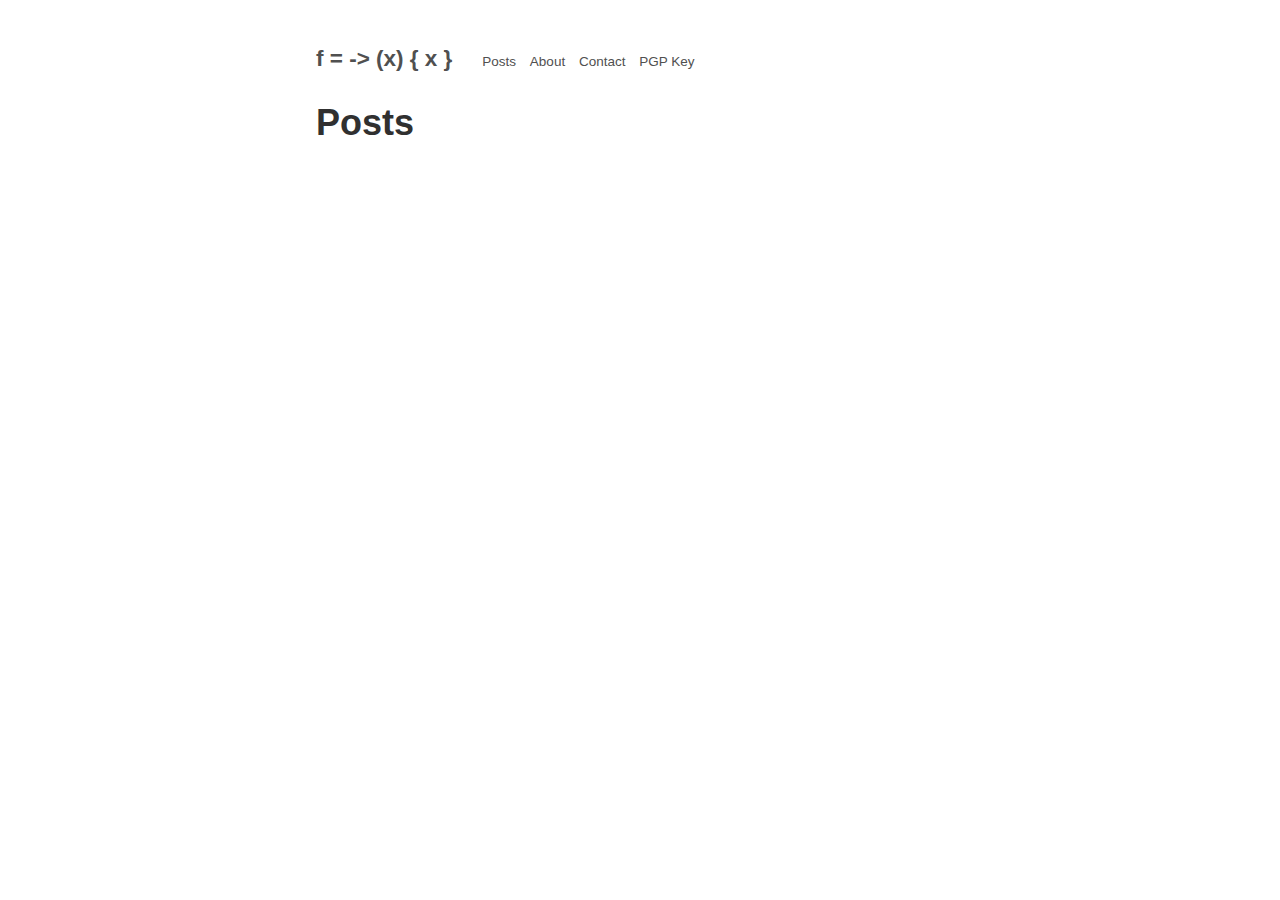
<file: index.html>
<?xml version="1.0" encoding="UTF-8" ?>
<!DOCTYPE html PUBLIC "-//W3C//DTD XHTML 1.0 Strict//EN" "http://www.w3.org/TR/xhtml1/DTD/xhtml1-strict.dtd">
<html xmlns="http://www.w3.org/1999/xhtml" xml:lang="en" lang="en">
    <head>
        <meta http-equiv="Content-Type" content="text/html; charset=UTF-8" />
        <meta name="viewport" content="width=device-width, initial-scale=1">
        <title>Posts &middot Tim Habermaas</title>
        <link rel="stylesheet" type="text/css" href="./css/site.css" />
        <link rel="stylesheet" type="text/css" href="./css/syntax.css" />
    </head>
    <body>
      <div class="container content">
        <header class="masthead masthead-title">
          <h3>
            <a href="./">f = -> (x) { x }</a>
          </h3>
          &nbsp;&nbsp;&nbsp;&nbsp;
          <small>
            <a href="./">Posts</a>
          </small>
          &nbsp;
          <small>
            <a href="./about.html">About</a>
          </small>
          &nbsp;
          <small>
            <a href="./contact.html">Contact</a>
          </small>
          &nbsp;
          <small>
            <a href="./pgp.html">PGP Key</a>
          </small>
        </header>
        <main>
          <div class="posts">
            <article class="post">
              <h1 class="post-title">
                Posts
              </h1>

              <ul>
    
</ul>


            </article>
          </div>
        </main>
      </div>
    </body>
</html>
</file>
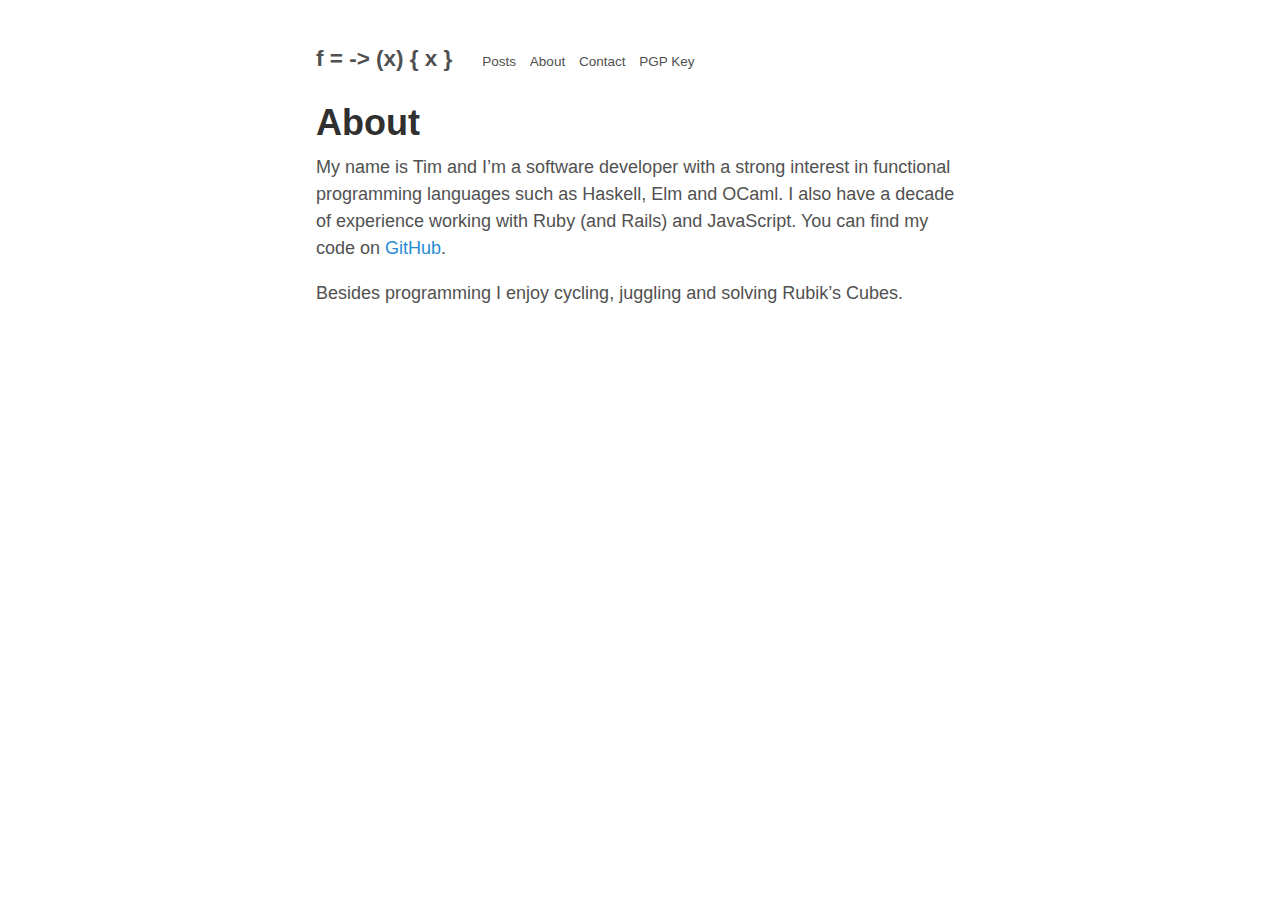
<file: about.html>
<?xml version="1.0" encoding="UTF-8" ?>
<!DOCTYPE html PUBLIC "-//W3C//DTD XHTML 1.0 Strict//EN" "http://www.w3.org/TR/xhtml1/DTD/xhtml1-strict.dtd">
<html xmlns="http://www.w3.org/1999/xhtml" xml:lang="en" lang="en">
    <head>
        <meta http-equiv="Content-Type" content="text/html; charset=UTF-8" />
        <meta name="viewport" content="width=device-width, initial-scale=1">
        <title>About &middot Tim Habermaas</title>
        <link rel="stylesheet" type="text/css" href="./css/site.css" />
        <link rel="stylesheet" type="text/css" href="./css/syntax.css" />
    </head>
    <body>
      <div class="container content">
        <header class="masthead masthead-title">
          <h3>
            <a href="./">f = -> (x) { x }</a>
          </h3>
          &nbsp;&nbsp;&nbsp;&nbsp;
          <small>
            <a href="./">Posts</a>
          </small>
          &nbsp;
          <small>
            <a href="./about.html">About</a>
          </small>
          &nbsp;
          <small>
            <a href="./contact.html">Contact</a>
          </small>
          &nbsp;
          <small>
            <a href="./pgp.html">PGP Key</a>
          </small>
        </header>
        <main>
          <div class="posts">
            <article class="post">
              <h1 class="post-title">
                About
              </h1>

              <p>My name is Tim and I’m a software developer with a strong interest in functional programming languages such as Haskell, Elm and OCaml. I also have a decade of experience working with Ruby (and Rails) and JavaScript. You can find my code on <a href="https://github.com/timhabermaas">GitHub</a>.</p>
<p>Besides programming I enjoy cycling, juggling and solving Rubik’s Cubes.</p>
            </article>
          </div>
        </main>
      </div>
    </body>
</html>
</file>
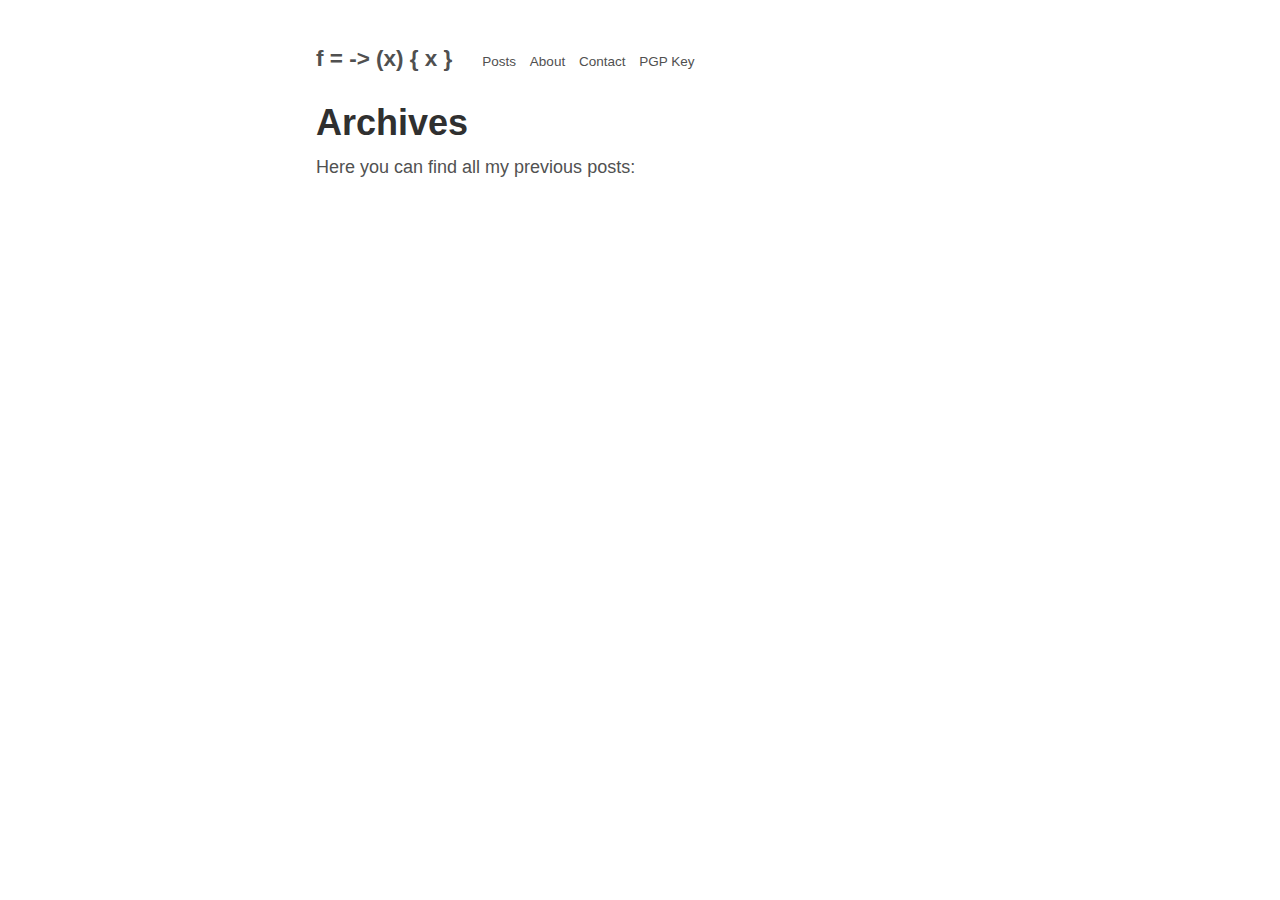
<file: archive.html>
<?xml version="1.0" encoding="UTF-8" ?>
<!DOCTYPE html PUBLIC "-//W3C//DTD XHTML 1.0 Strict//EN" "http://www.w3.org/TR/xhtml1/DTD/xhtml1-strict.dtd">
<html xmlns="http://www.w3.org/1999/xhtml" xml:lang="en" lang="en">
    <head>
        <meta http-equiv="Content-Type" content="text/html; charset=UTF-8" />
        <meta name="viewport" content="width=device-width, initial-scale=1">
        <title>Archives &middot Tim Habermaas</title>
        <link rel="stylesheet" type="text/css" href="./css/site.css" />
        <link rel="stylesheet" type="text/css" href="./css/syntax.css" />
    </head>
    <body>
      <div class="container content">
        <header class="masthead masthead-title">
          <h3>
            <a href="./">f = -> (x) { x }</a>
          </h3>
          &nbsp;&nbsp;&nbsp;&nbsp;
          <small>
            <a href="./">Posts</a>
          </small>
          &nbsp;
          <small>
            <a href="./about.html">About</a>
          </small>
          &nbsp;
          <small>
            <a href="./contact.html">Contact</a>
          </small>
          &nbsp;
          <small>
            <a href="./pgp.html">PGP Key</a>
          </small>
        </header>
        <main>
          <div class="posts">
            <article class="post">
              <h1 class="post-title">
                Archives
              </h1>

              Here you can find all my previous posts:
<ul>
    
</ul>


            </article>
          </div>
        </main>
      </div>
    </body>
</html>
</file>
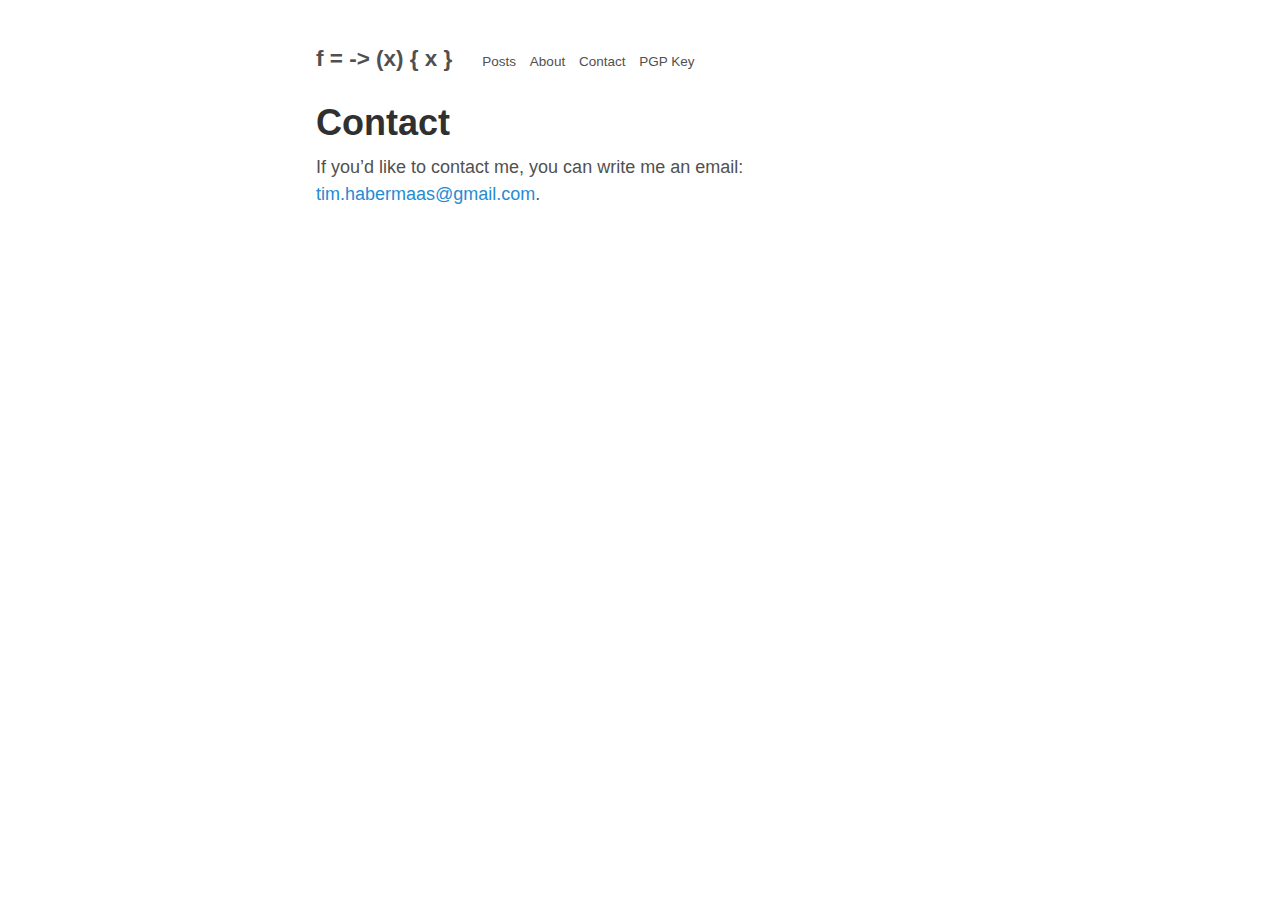
<file: contact.html>
<?xml version="1.0" encoding="UTF-8" ?>
<!DOCTYPE html PUBLIC "-//W3C//DTD XHTML 1.0 Strict//EN" "http://www.w3.org/TR/xhtml1/DTD/xhtml1-strict.dtd">
<html xmlns="http://www.w3.org/1999/xhtml" xml:lang="en" lang="en">
    <head>
        <meta http-equiv="Content-Type" content="text/html; charset=UTF-8" />
        <meta name="viewport" content="width=device-width, initial-scale=1">
        <title>Contact &middot Tim Habermaas</title>
        <link rel="stylesheet" type="text/css" href="./css/site.css" />
        <link rel="stylesheet" type="text/css" href="./css/syntax.css" />
    </head>
    <body>
      <div class="container content">
        <header class="masthead masthead-title">
          <h3>
            <a href="./">f = -> (x) { x }</a>
          </h3>
          &nbsp;&nbsp;&nbsp;&nbsp;
          <small>
            <a href="./">Posts</a>
          </small>
          &nbsp;
          <small>
            <a href="./about.html">About</a>
          </small>
          &nbsp;
          <small>
            <a href="./contact.html">Contact</a>
          </small>
          &nbsp;
          <small>
            <a href="./pgp.html">PGP Key</a>
          </small>
        </header>
        <main>
          <div class="posts">
            <article class="post">
              <h1 class="post-title">
                Contact
              </h1>

              <p>If you’d like to contact me, you can write me an email: <a href="mailto:
tim.habermaas@gmail.com"> tim.habermaas@gmail.com</a>.</p>
            </article>
          </div>
        </main>
      </div>
    </body>
</html>
</file>
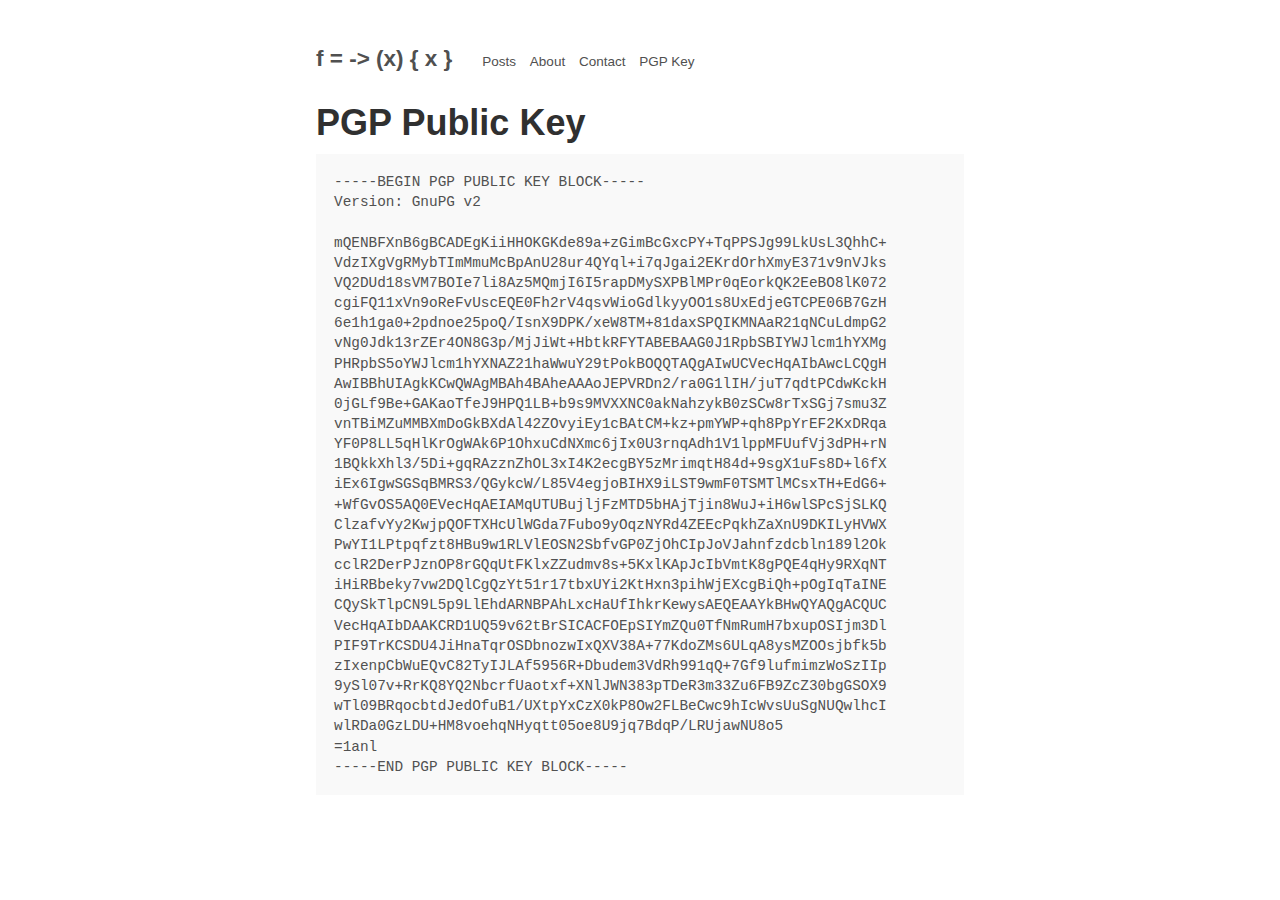
<file: pgp.html>
<?xml version="1.0" encoding="UTF-8" ?>
<!DOCTYPE html PUBLIC "-//W3C//DTD XHTML 1.0 Strict//EN" "http://www.w3.org/TR/xhtml1/DTD/xhtml1-strict.dtd">
<html xmlns="http://www.w3.org/1999/xhtml" xml:lang="en" lang="en">
    <head>
        <meta http-equiv="Content-Type" content="text/html; charset=UTF-8" />
        <meta name="viewport" content="width=device-width, initial-scale=1">
        <title>PGP Public Key &middot Tim Habermaas</title>
        <link rel="stylesheet" type="text/css" href="./css/site.css" />
        <link rel="stylesheet" type="text/css" href="./css/syntax.css" />
    </head>
    <body>
      <div class="container content">
        <header class="masthead masthead-title">
          <h3>
            <a href="./">f = -> (x) { x }</a>
          </h3>
          &nbsp;&nbsp;&nbsp;&nbsp;
          <small>
            <a href="./">Posts</a>
          </small>
          &nbsp;
          <small>
            <a href="./about.html">About</a>
          </small>
          &nbsp;
          <small>
            <a href="./contact.html">Contact</a>
          </small>
          &nbsp;
          <small>
            <a href="./pgp.html">PGP Key</a>
          </small>
        </header>
        <main>
          <div class="posts">
            <article class="post">
              <h1 class="post-title">
                PGP Public Key
              </h1>

              <pre><code>-----BEGIN PGP PUBLIC KEY BLOCK-----
Version: GnuPG v2

mQENBFXnB6gBCADEgKiiHHOKGKde89a+zGimBcGxcPY+TqPPSJg99LkUsL3QhhC+
VdzIXgVgRMybTImMmuMcBpAnU28ur4QYql+i7qJgai2EKrdOrhXmyE371v9nVJks
VQ2DUd18sVM7BOIe7li8Az5MQmjI6I5rapDMySXPBlMPr0qEorkQK2EeBO8lK072
cgiFQ11xVn9oReFvUscEQE0Fh2rV4qsvWioGdlkyyOO1s8UxEdjeGTCPE06B7GzH
6e1h1ga0+2pdnoe25poQ/IsnX9DPK/xeW8TM+81daxSPQIKMNAaR21qNCuLdmpG2
vNg0Jdk13rZEr4ON8G3p/MjJiWt+HbtkRFYTABEBAAG0J1RpbSBIYWJlcm1hYXMg
PHRpbS5oYWJlcm1hYXNAZ21haWwuY29tPokBOQQTAQgAIwUCVecHqAIbAwcLCQgH
AwIBBhUIAgkKCwQWAgMBAh4BAheAAAoJEPVRDn2/ra0G1lIH/juT7qdtPCdwKckH
0jGLf9Be+GAKaoTfeJ9HPQ1LB+b9s9MVXXNC0akNahzykB0zSCw8rTxSGj7smu3Z
vnTBiMZuMMBXmDoGkBXdAl42ZOvyiEy1cBAtCM+kz+pmYWP+qh8PpYrEF2KxDRqa
YF0P8LL5qHlKrOgWAk6P1OhxuCdNXmc6jIx0U3rnqAdh1V1lppMFUufVj3dPH+rN
1BQkkXhl3/5Di+gqRAzznZhOL3xI4K2ecgBY5zMrimqtH84d+9sgX1uFs8D+l6fX
iEx6IgwSGSqBMRS3/QGykcW/L85V4egjoBIHX9iLST9wmF0TSMTlMCsxTH+EdG6+
+WfGvOS5AQ0EVecHqAEIAMqUTUBujljFzMTD5bHAjTjin8WuJ+iH6wlSPcSjSLKQ
ClzafvYy2KwjpQOFTXHcUlWGda7Fubo9yOqzNYRd4ZEEcPqkhZaXnU9DKILyHVWX
PwYI1LPtpqfzt8HBu9w1RLVlEOSN2SbfvGP0ZjOhCIpJoVJahnfzdcbln189l2Ok
cclR2DerPJznOP8rGQqUtFKlxZZudmv8s+5KxlKApJcIbVmtK8gPQE4qHy9RXqNT
iHiRBbeky7vw2DQlCgQzYt51r17tbxUYi2KtHxn3pihWjEXcgBiQh+pOgIqTaINE
CQySkTlpCN9L5p9LlEhdARNBPAhLxcHaUfIhkrKewysAEQEAAYkBHwQYAQgACQUC
VecHqAIbDAAKCRD1UQ59v62tBrSICACFOEpSIYmZQu0TfNmRumH7bxupOSIjm3Dl
PIF9TrKCSDU4JiHnaTqrOSDbnozwIxQXV38A+77KdoZMs6ULqA8ysMZOOsjbfk5b
zIxenpCbWuEQvC82TyIJLAf5956R+Dbudem3VdRh991qQ+7Gf9lufmimzWoSzIIp
9ySl07v+RrKQ8YQ2NbcrfUaotxf+XNlJWN383pTDeR3m33Zu6FB9ZcZ30bgGSOX9
wTl09BRqocbtdJedOfuB1/UXtpYxCzX0kP8Ow2FLBeCwc9hIcWvsUuSgNUQwlhcI
wlRDa0GzLDU+HM8voehqNHyqtt05oe8U9jq7BdqP/LRUjawNU8o5
=1anl
-----END PGP PUBLIC KEY BLOCK-----</code></pre>
            </article>
          </div>
        </main>
      </div>
    </body>
</html>
</file>
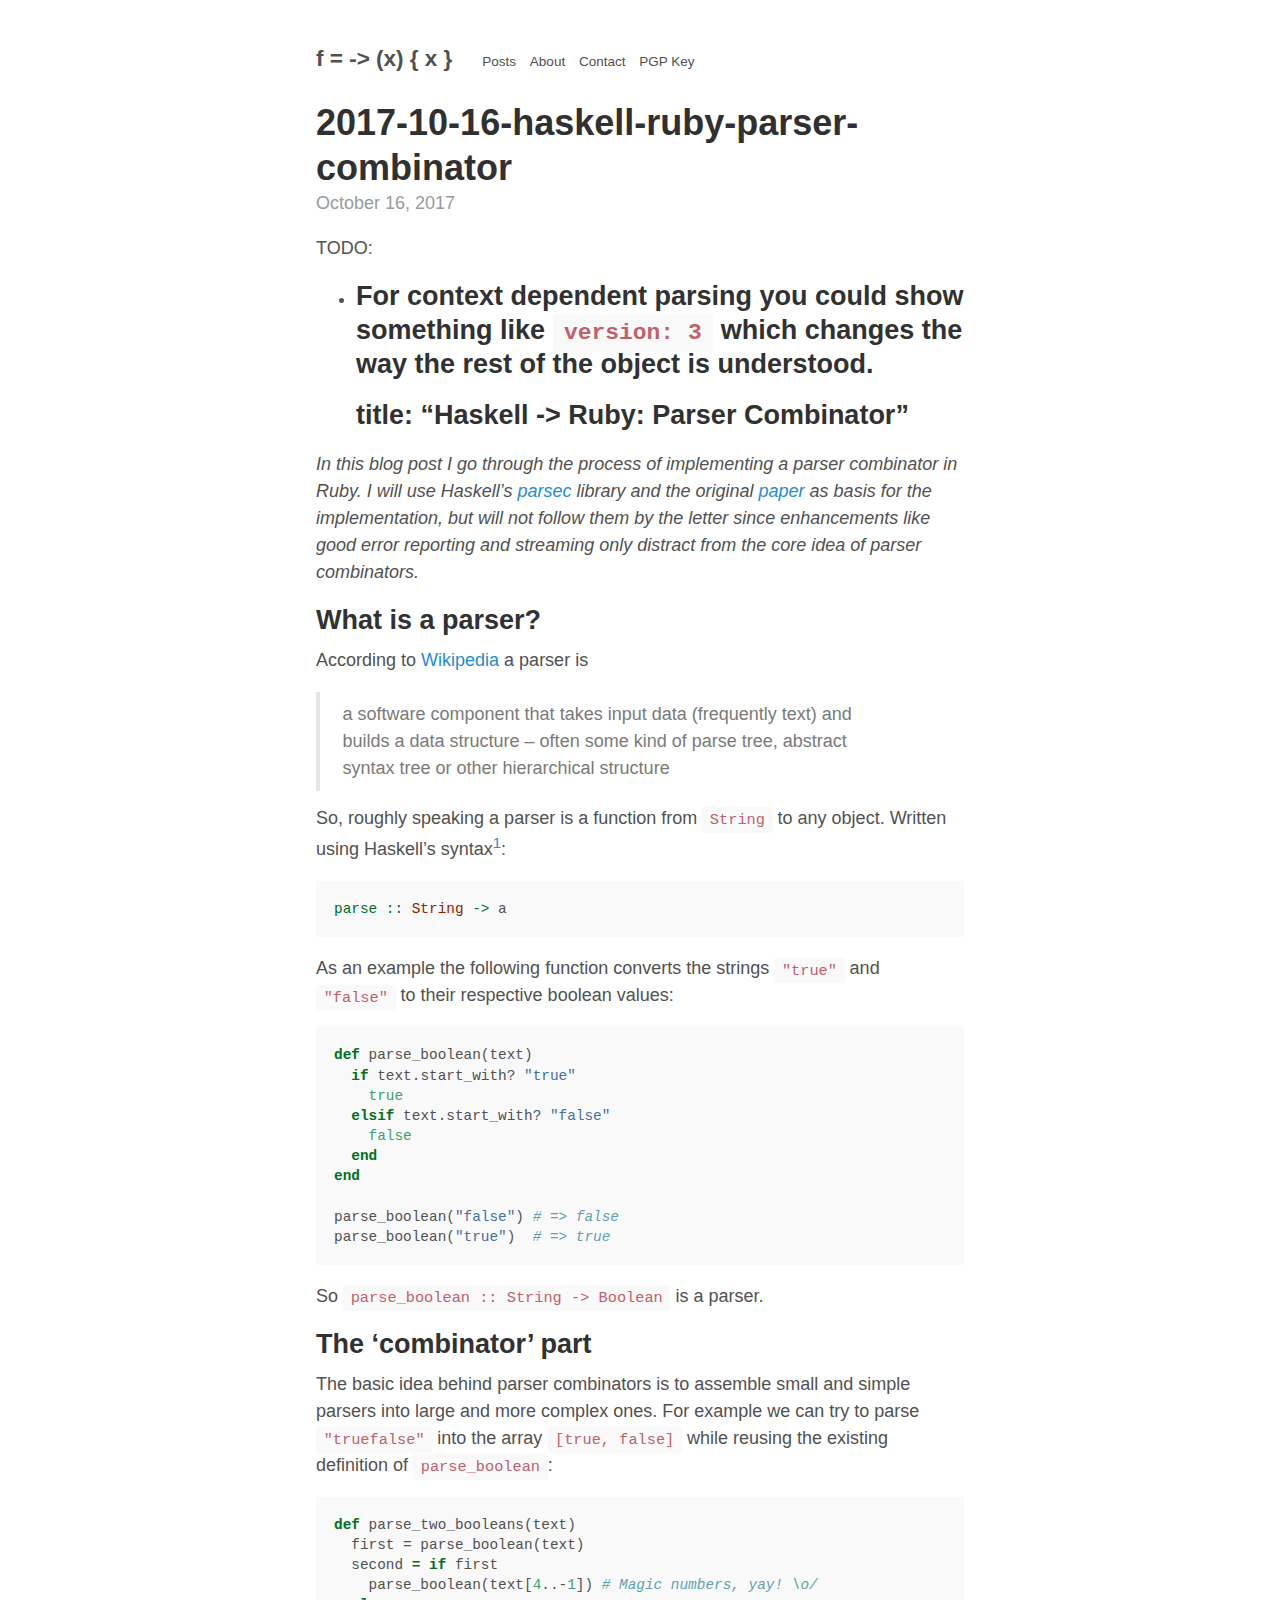
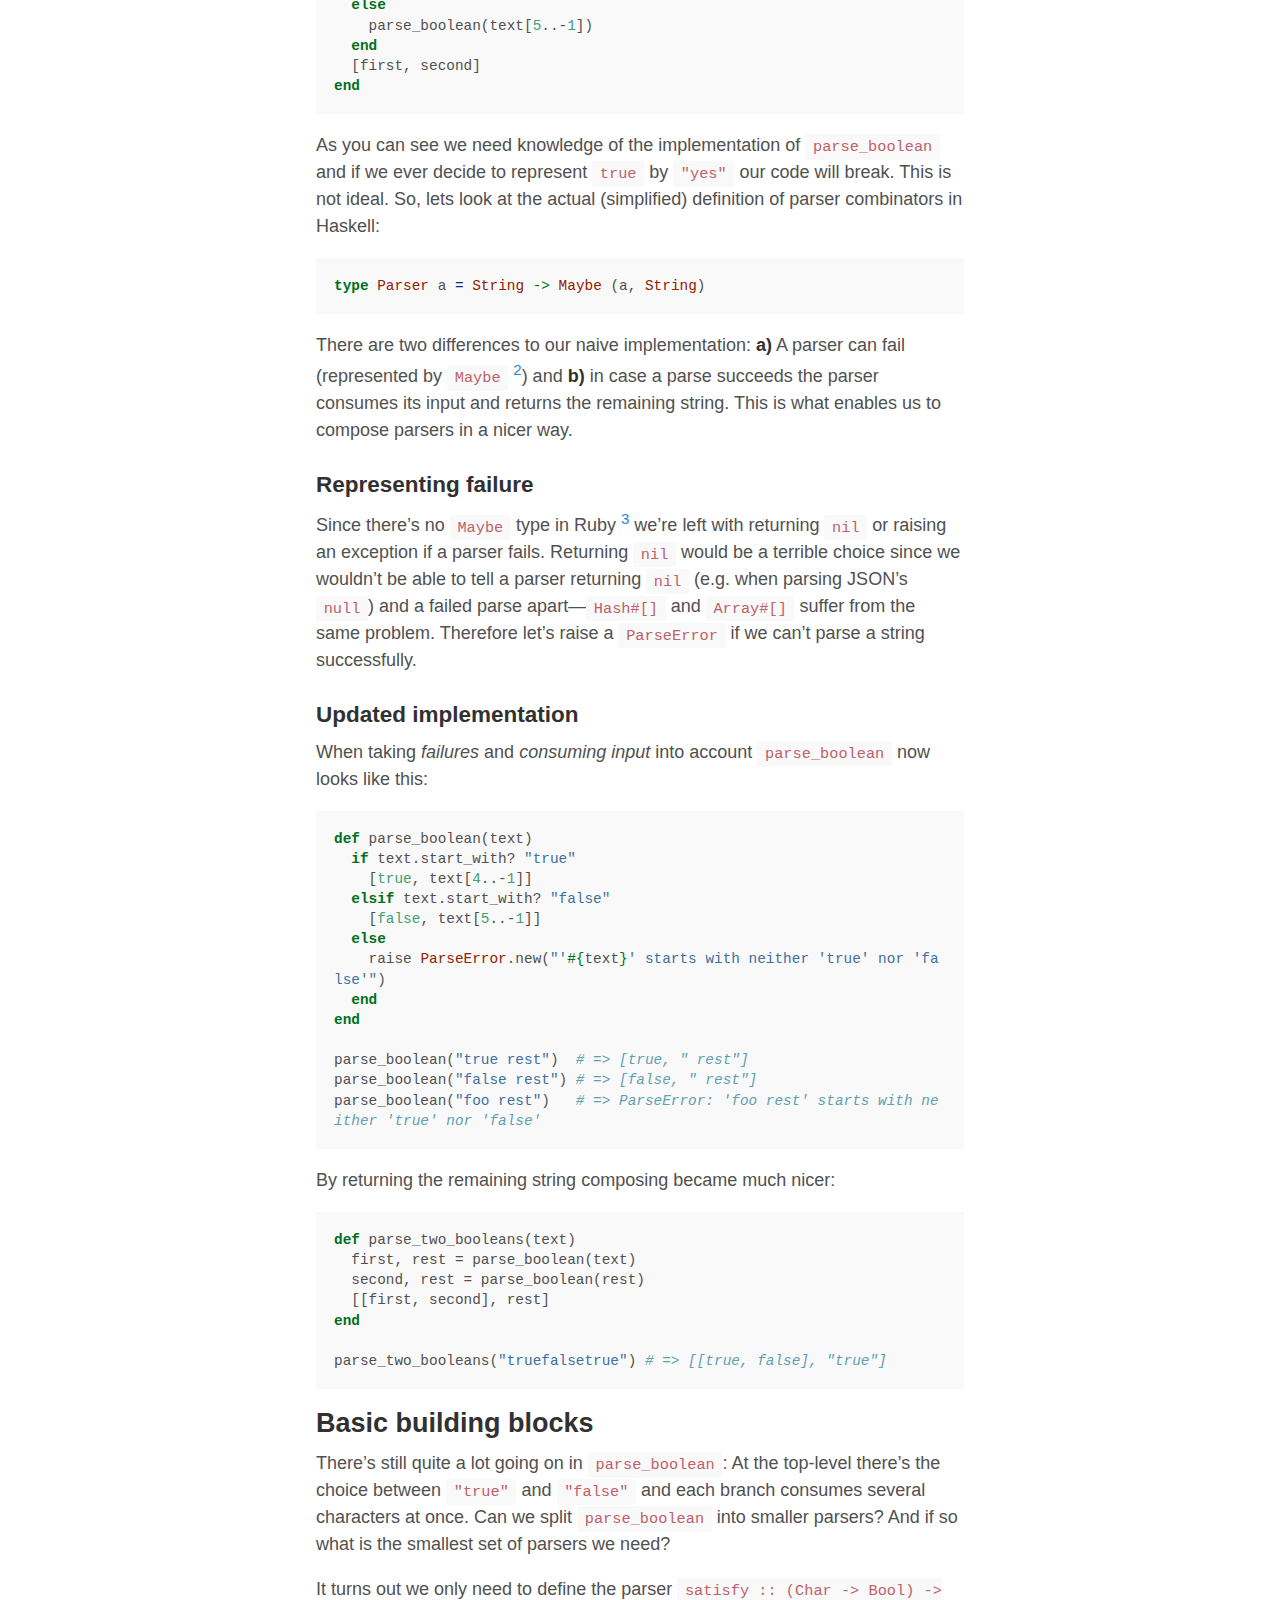
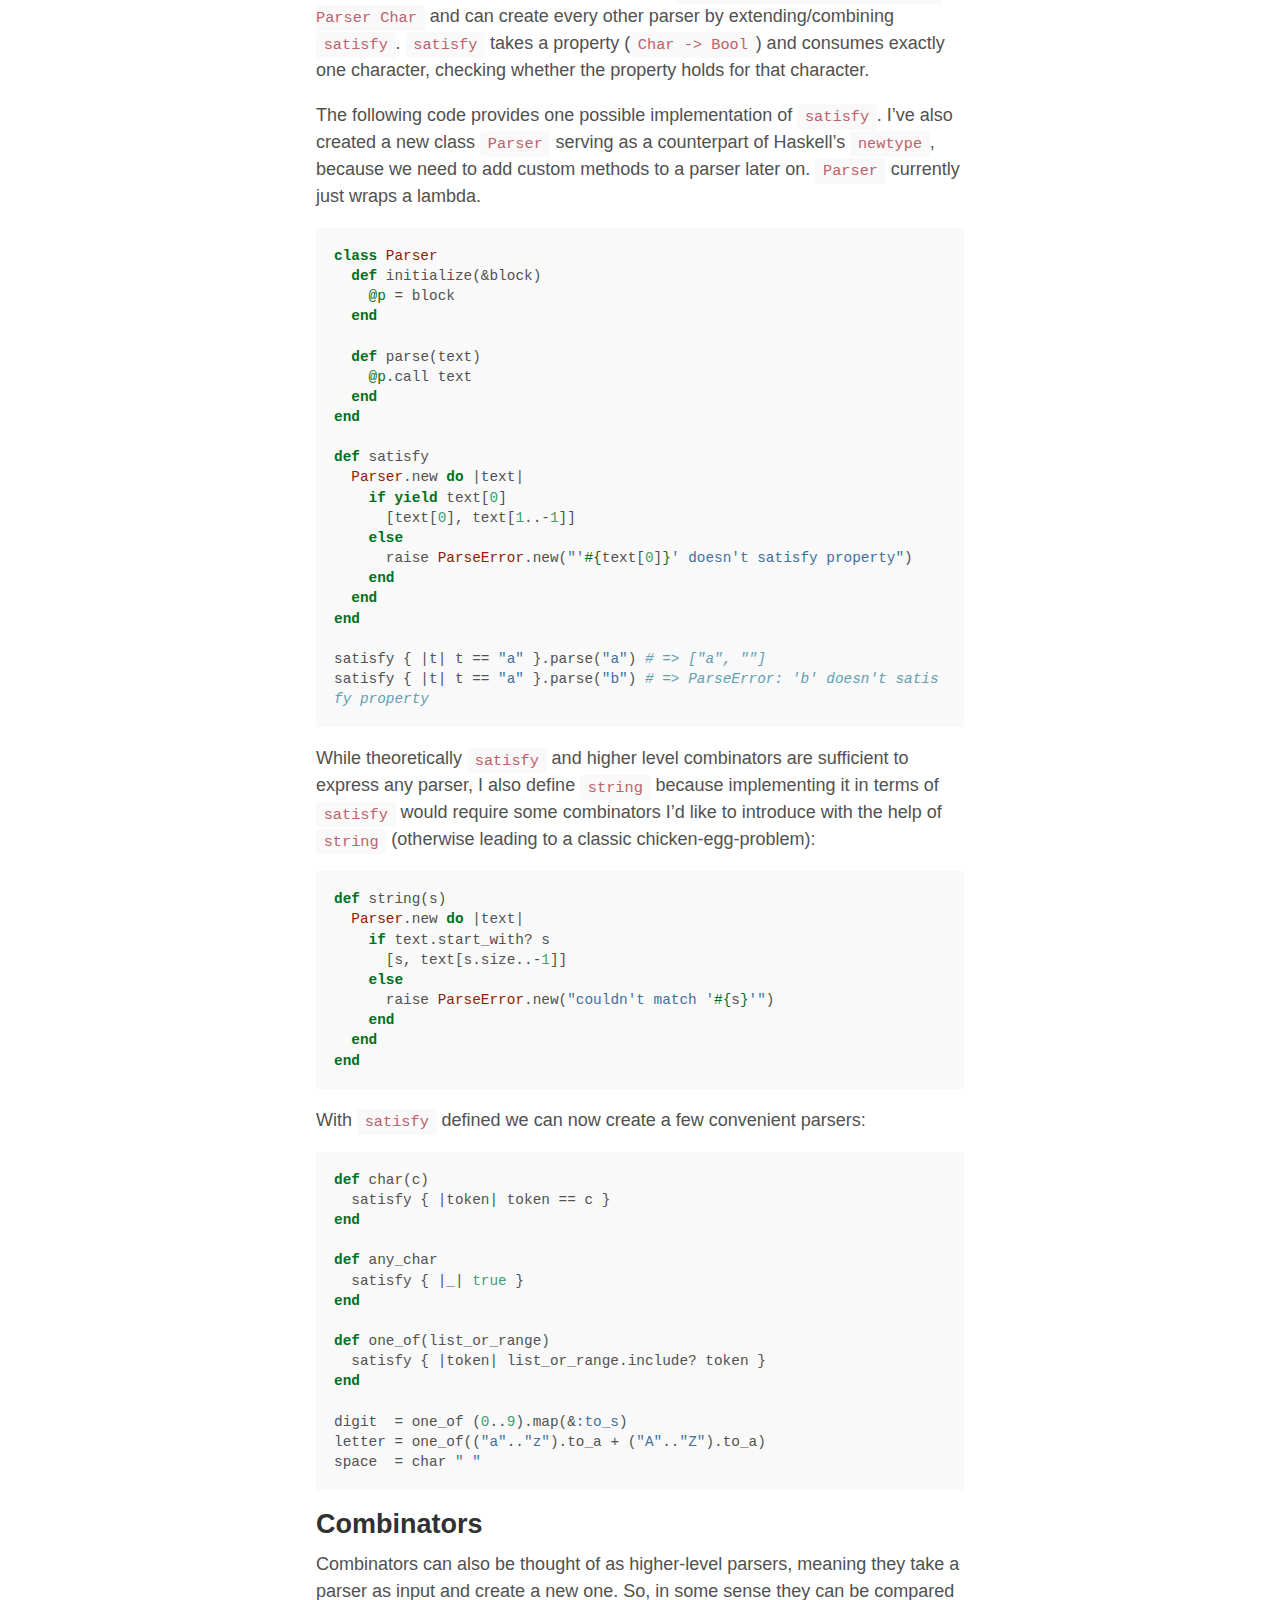
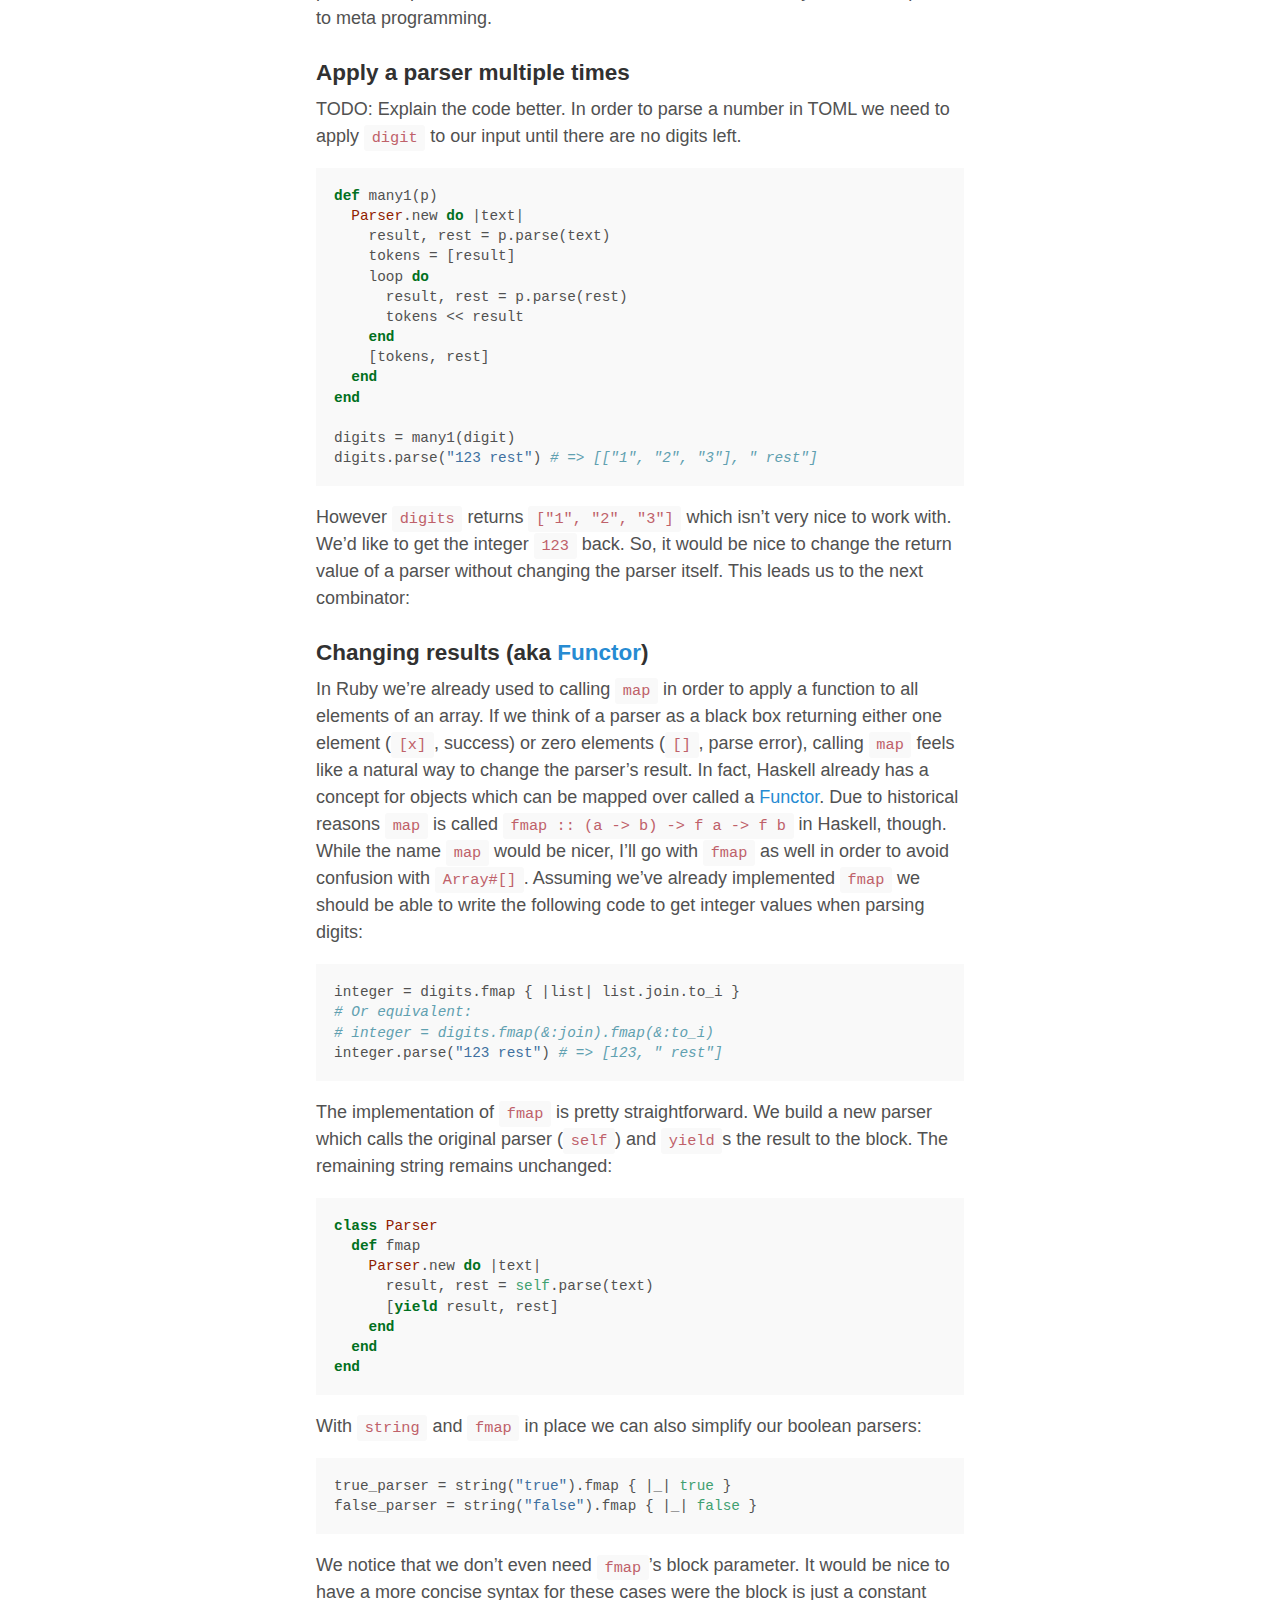
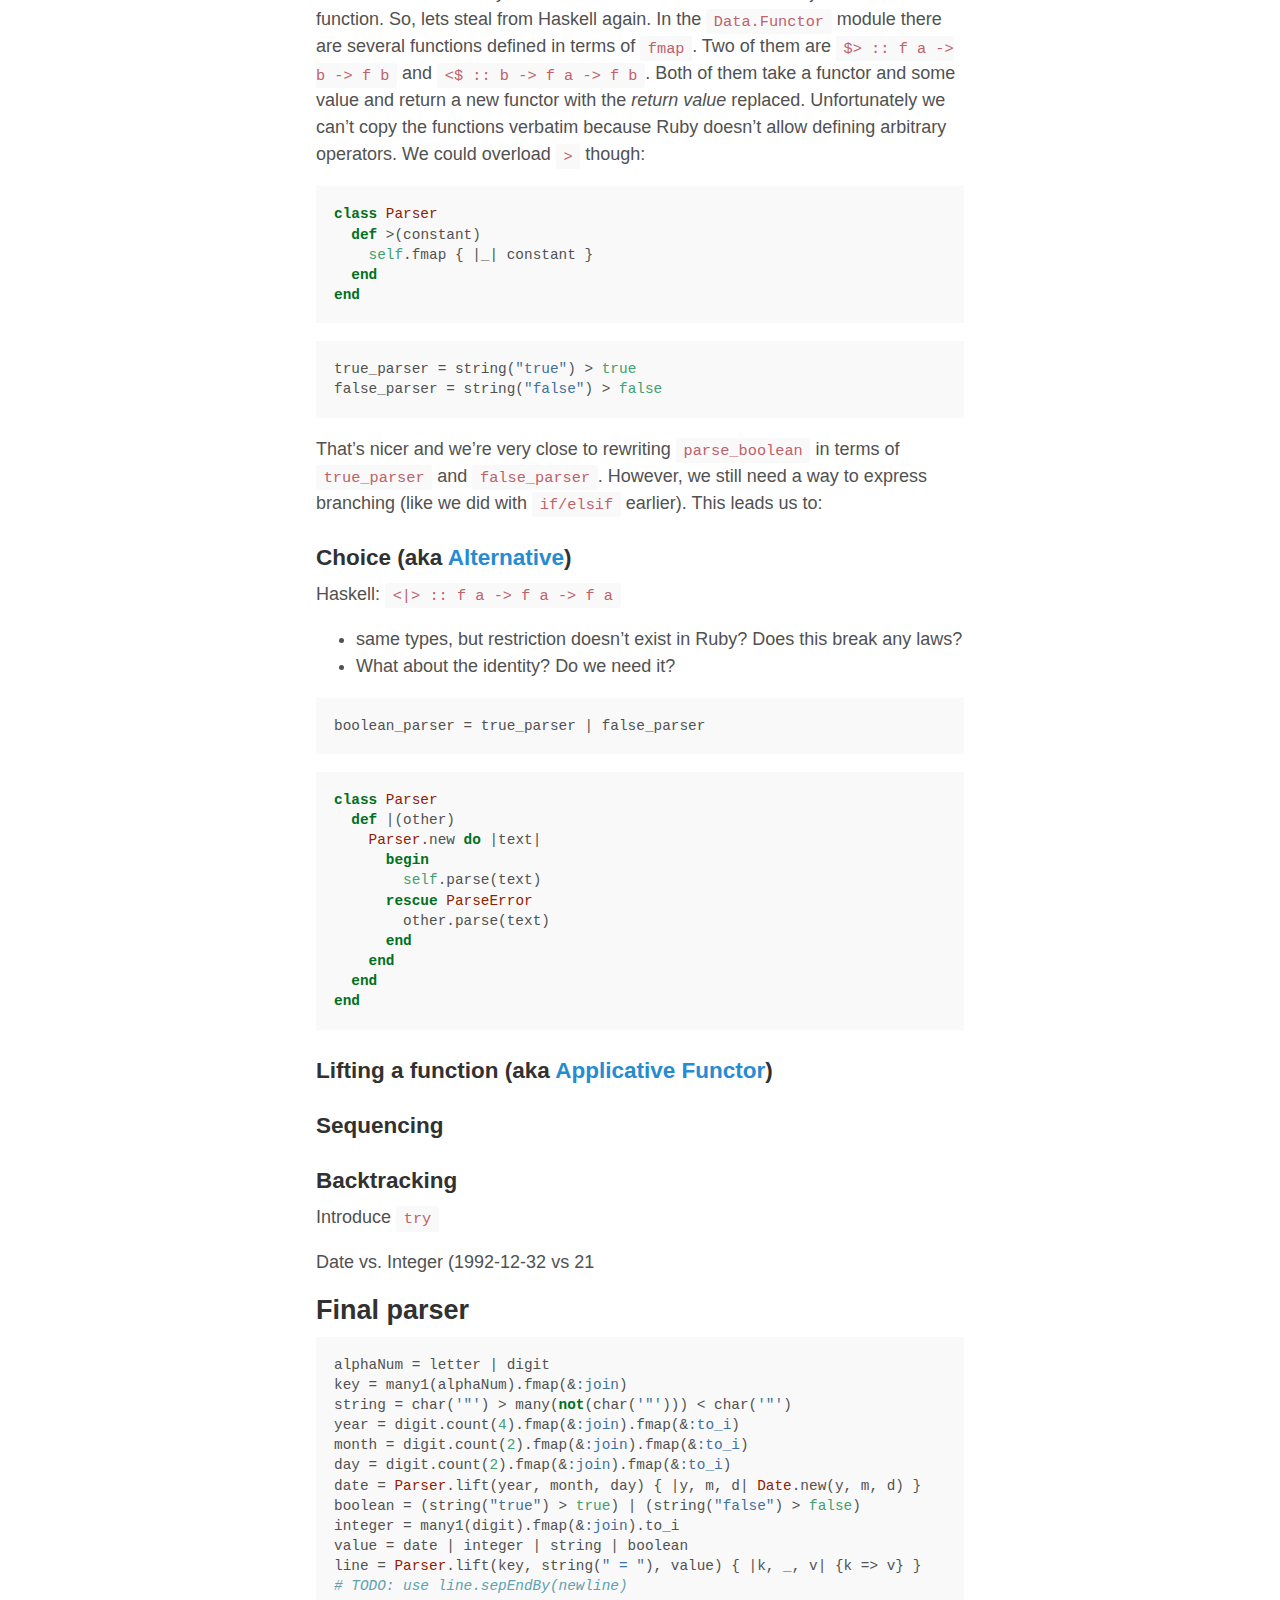
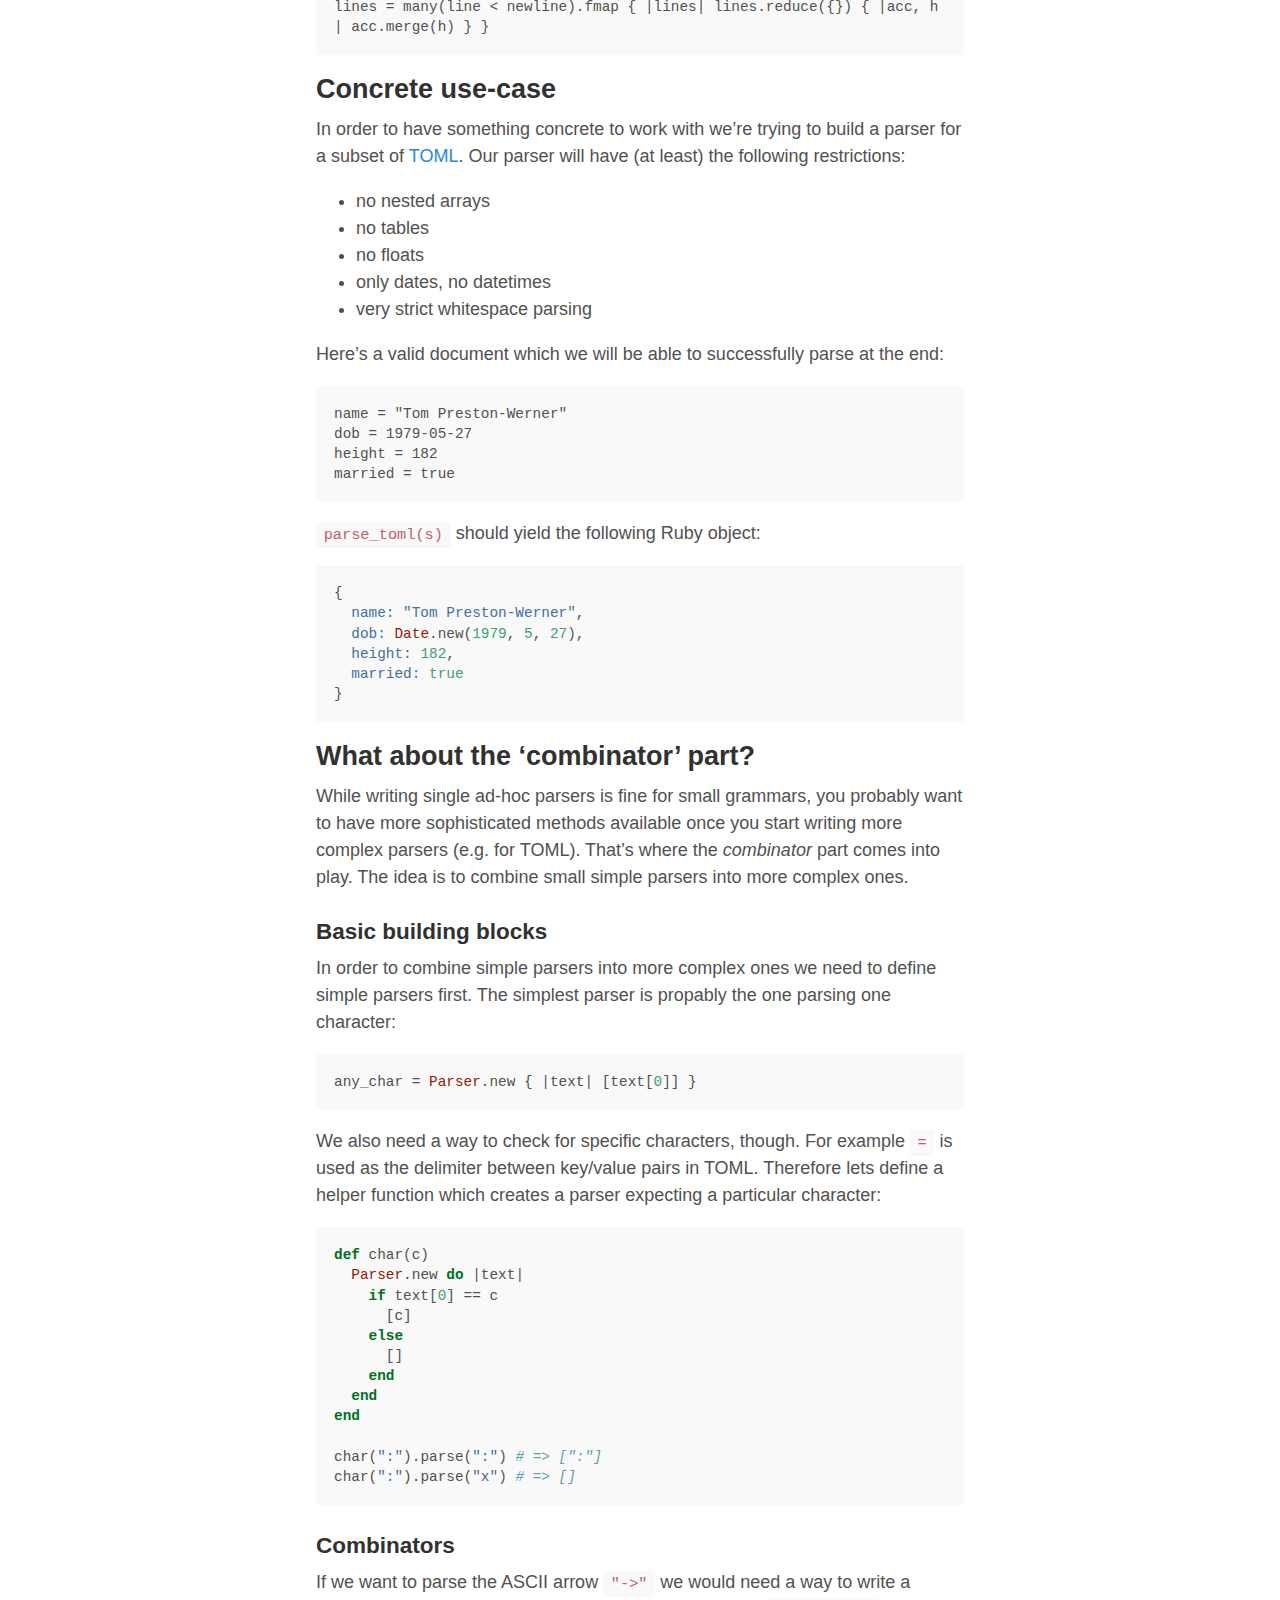
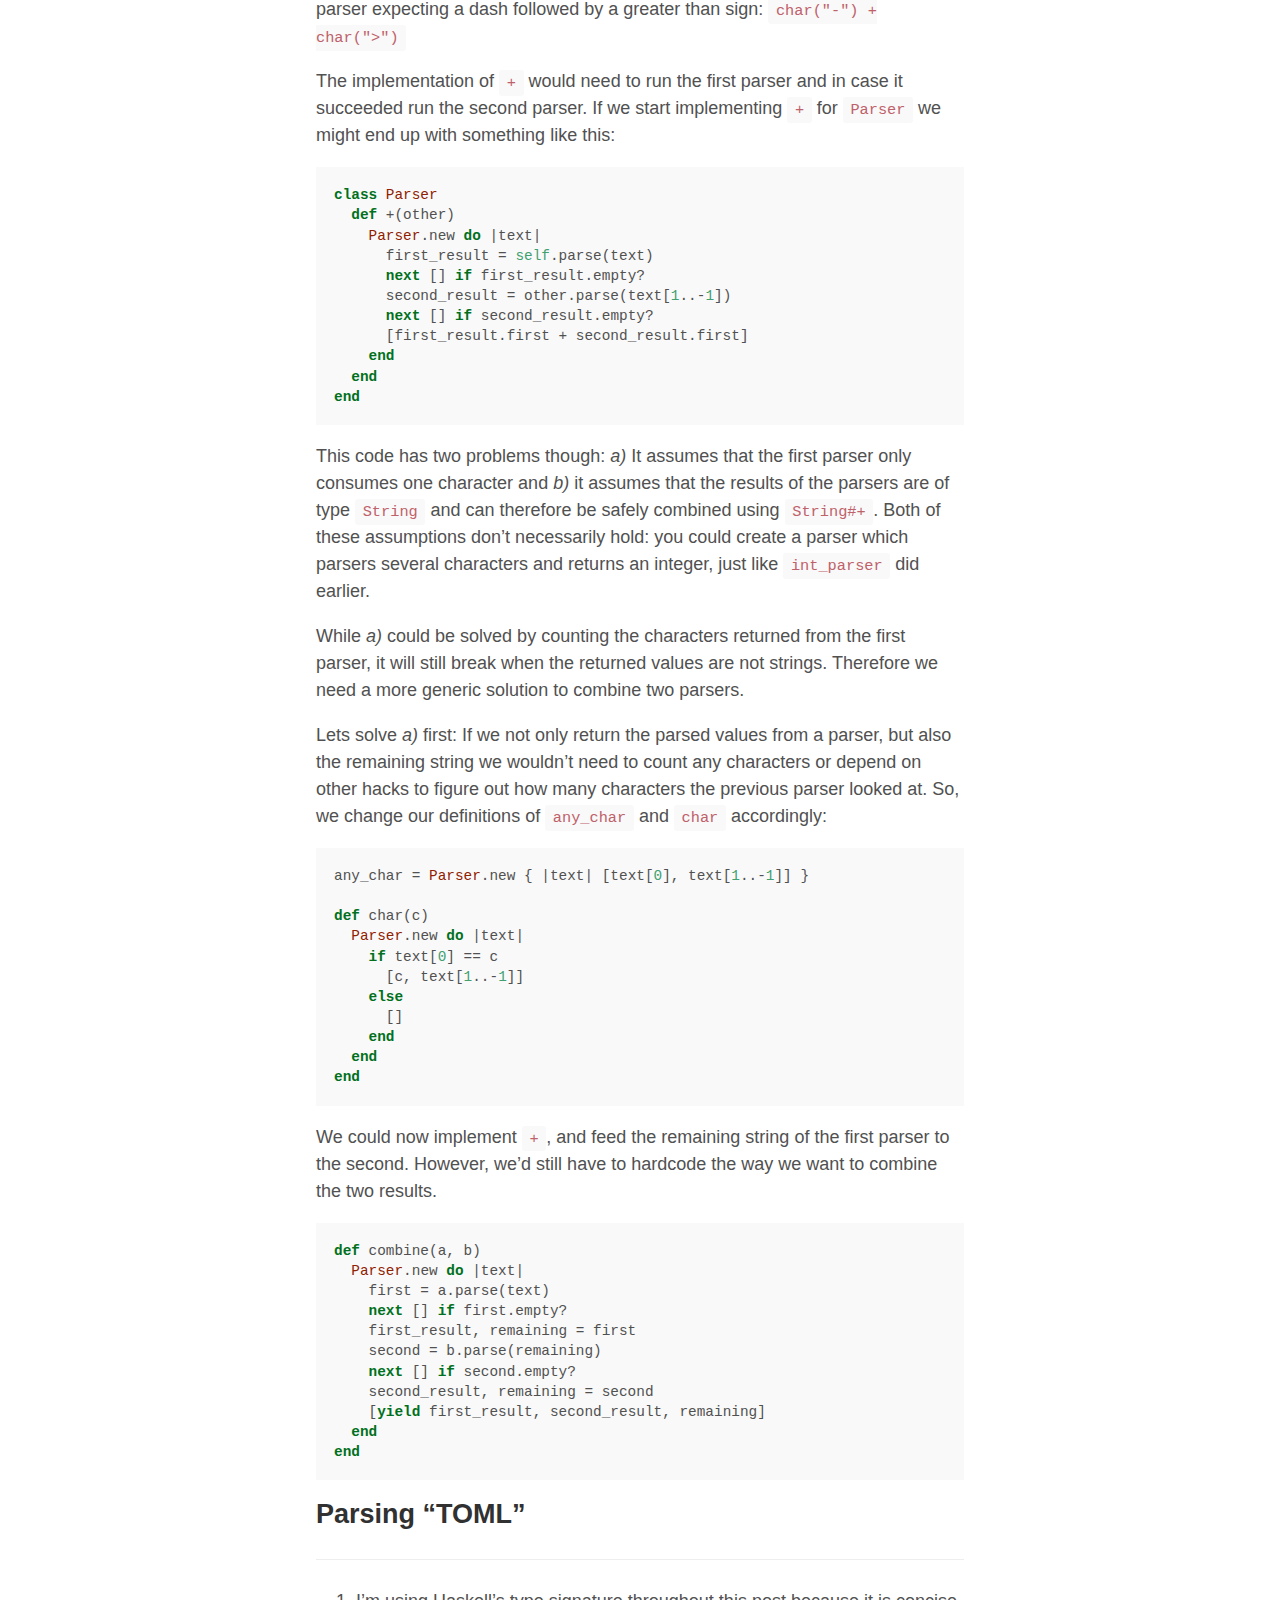
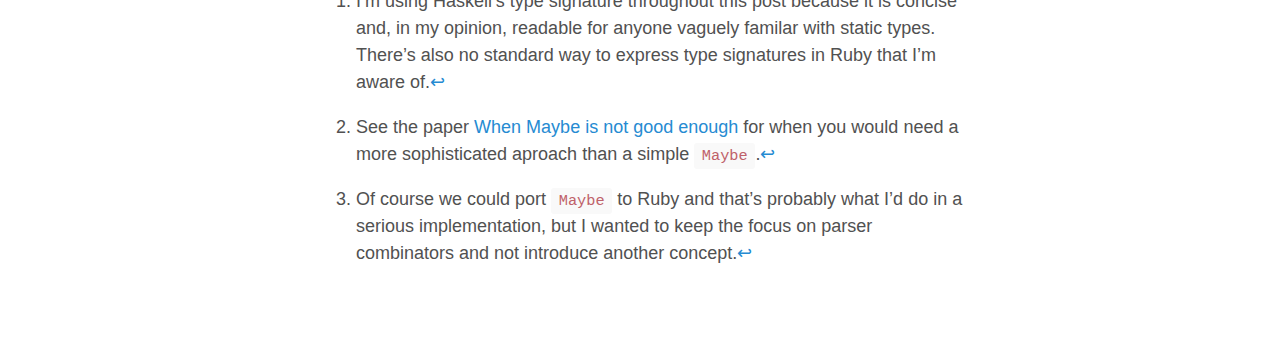
<file: drafts/2017-10-16-haskell-ruby-parser-combinator.html>
<?xml version="1.0" encoding="UTF-8" ?>
<!DOCTYPE html PUBLIC "-//W3C//DTD XHTML 1.0 Strict//EN" "http://www.w3.org/TR/xhtml1/DTD/xhtml1-strict.dtd">
<html xmlns="http://www.w3.org/1999/xhtml" xml:lang="en" lang="en">
    <head>
        <meta http-equiv="Content-Type" content="text/html; charset=UTF-8" />
        <meta name="viewport" content="width=device-width, initial-scale=1">
        <title>2017-10-16-haskell-ruby-parser-combinator &middot Tim Habermaas</title>
        <link rel="stylesheet" type="text/css" href="../css/site.css" />
        <link rel="stylesheet" type="text/css" href="../css/syntax.css" />
    </head>
    <body>
      <div class="container content">
        <header class="masthead masthead-title">
          <h3>
            <a href="../">f = -> (x) { x }</a>
          </h3>
          &nbsp;&nbsp;&nbsp;&nbsp;
          <small>
            <a href="../">Posts</a>
          </small>
          &nbsp;
          <small>
            <a href="../about.html">About</a>
          </small>
          &nbsp;
          <small>
            <a href="../contact.html">Contact</a>
          </small>
          &nbsp;
          <small>
            <a href="../pgp.html">PGP Key</a>
          </small>
        </header>
        <main>
          <div class="posts">
            <article class="post">
              <h1 class="post-title">
                2017-10-16-haskell-ruby-parser-combinator
              </h1>

              <time datetime="2017-10-16T00:00:00" class="post-date">October 16, 2017</time>

<p>TODO:</p>
<ul>
<li><h2 id="for-context-dependent-parsing-you-could-show-something-like-version-3-which-changes-the-way-the-rest-of-the-object-is-understood.">For context dependent parsing you could show something like <code>version: 3</code> which changes the way the rest of the object is understood.</h2>
<h2 id="title-haskell---ruby-parser-combinator">title: “Haskell -&gt; Ruby: Parser Combinator”</h2></li>
</ul>
<p><em>In this blog post I go through the process of implementing a parser combinator in Ruby. I will use Haskell’s <a href="https://hackage.haskell.org/package/parsec">parsec</a> library and the original <a href="https://www.microsoft.com/en-us/research/wp-content/uploads/2016/02/parsec-paper-letter.pdf">paper</a> as basis for the implementation, but will not follow them by the letter since enhancements like good error reporting and streaming only distract from the core idea of parser combinators.</em></p>
<h2 id="what-is-a-parser">What is a parser?</h2>
<p>According to <a href="https://en.wikipedia.org/wiki/Parsing#Computer_languages">Wikipedia</a> a parser is</p>
<blockquote>
<p>a software component that takes input data (frequently text) and builds a data structure – often some kind of parse tree, abstract syntax tree or other hierarchical structure</p>
</blockquote>
<p>So, roughly speaking a parser is a function from <code>String</code> to any object. Written using Haskell’s syntax<a href="#fn1" class="footnoteRef" id="fnref1"><sup>1</sup></a>:</p>
<div class="sourceCode"><pre class="sourceCode haskell"><code class="sourceCode haskell"><span class="ot">parse ::</span> <span class="dt">String</span> <span class="ot">-&gt;</span> a</code></pre></div>
<p>As an example the following function converts the strings <code>&quot;true&quot;</code> and <code>&quot;false&quot;</code> to their respective boolean values:</p>
<div class="sourceCode"><pre class="sourceCode ruby"><code class="sourceCode ruby"><span class="kw">def</span> parse_boolean(text)
  <span class="kw">if</span> text.start_with? <span class="st">&quot;true&quot;</span>
    <span class="dv">true</span>
  <span class="kw">elsif</span> text.start_with? <span class="st">&quot;false&quot;</span>
    <span class="dv">false</span>
  <span class="kw">end</span>
<span class="kw">end</span>

parse_boolean(<span class="st">&quot;false&quot;</span>) <span class="co"># =&gt; false</span>
parse_boolean(<span class="st">&quot;true&quot;</span>)  <span class="co"># =&gt; true</span></code></pre></div>
<p>So <code>parse_boolean :: String -&gt; Boolean</code> is a parser.</p>
<h2 id="the-combinator-part">The ‘combinator’ part</h2>
<p>The basic idea behind parser combinators is to assemble small and simple parsers into large and more complex ones. For example we can try to parse <code>&quot;truefalse&quot;</code> into the array <code>[true, false]</code> while reusing the existing definition of <code>parse_boolean</code>:</p>
<div class="sourceCode"><pre class="sourceCode ruby"><code class="sourceCode ruby"><span class="kw">def</span> parse_two_booleans(text)
  first = parse_boolean(text)
  second <span class="kw">= if</span> first
    parse_boolean(text[<span class="dv">4</span>..-<span class="dv">1</span>]) <span class="co"># Magic numbers, yay! \o/</span>
  <span class="kw">else</span>
    parse_boolean(text[<span class="dv">5</span>..-<span class="dv">1</span>])
  <span class="kw">end</span>
  [first, second]
<span class="kw">end</span></code></pre></div>
<p>As you can see we need knowledge of the implementation of <code>parse_boolean</code> and if we ever decide to represent <code>true</code> by <code>&quot;yes&quot;</code> our code will break. This is not ideal. So, lets look at the actual (simplified) definition of parser combinators in Haskell:</p>
<div class="sourceCode"><pre class="sourceCode haskell"><code class="sourceCode haskell"><span class="kw">type</span> <span class="dt">Parser</span> a <span class="fu">=</span> <span class="dt">String</span> <span class="ot">-&gt;</span> <span class="dt">Maybe</span> (a, <span class="dt">String</span>)</code></pre></div>
<p>There are two differences to our naive implementation: <strong>a)</strong> A parser can fail (represented by <code>Maybe</code> <a href="#fn2" class="footnoteRef" id="fnref2"><sup>2</sup></a>) and <strong>b)</strong> in case a parse succeeds the parser consumes its input and returns the remaining string. This is what enables us to compose parsers in a nicer way.</p>
<h3 id="representing-failure">Representing failure</h3>
<p>Since there’s no <code>Maybe</code> type in Ruby <a href="#fn3" class="footnoteRef" id="fnref3"><sup>3</sup></a> we’re left with returning <code>nil</code> or raising an exception if a parser fails. Returning <code>nil</code> would be a terrible choice since we wouldn’t be able to tell a parser returning <code>nil</code> (e.g. when parsing JSON’s <code>null</code>) and a failed parse apart—<code>Hash#[]</code> and <code>Array#[]</code> suffer from the same problem. Therefore let’s raise a <code>ParseError</code> if we can’t parse a string successfully.</p>
<h3 id="updated-implementation">Updated implementation</h3>
<p>When taking <em>failures</em> and <em>consuming input</em> into account <code>parse_boolean</code> now looks like this:</p>
<div class="sourceCode"><pre class="sourceCode ruby"><code class="sourceCode ruby"><span class="kw">def</span> parse_boolean(text)
  <span class="kw">if</span> text.start_with? <span class="st">&quot;true&quot;</span>
    [<span class="dv">true</span>, text[<span class="dv">4</span>..-<span class="dv">1</span>]]
  <span class="kw">elsif</span> text.start_with? <span class="st">&quot;false&quot;</span>
    [<span class="dv">false</span>, text[<span class="dv">5</span>..-<span class="dv">1</span>]]
  <span class="kw">else</span>
    raise <span class="dt">ParseError</span>.new(<span class="st">&quot;'</span><span class="ot">#{</span>text<span class="ot">}</span><span class="st">' starts with neither 'true' nor 'false'&quot;</span>)
  <span class="kw">end</span>
<span class="kw">end</span>

parse_boolean(<span class="st">&quot;true rest&quot;</span>)  <span class="co"># =&gt; [true, &quot; rest&quot;]</span>
parse_boolean(<span class="st">&quot;false rest&quot;</span>) <span class="co"># =&gt; [false, &quot; rest&quot;]</span>
parse_boolean(<span class="st">&quot;foo rest&quot;</span>)   <span class="co"># =&gt; ParseError: 'foo rest' starts with neither 'true' nor 'false'</span></code></pre></div>
<p>By returning the remaining string composing became much nicer:</p>
<div class="sourceCode"><pre class="sourceCode ruby"><code class="sourceCode ruby"><span class="kw">def</span> parse_two_booleans(text)
  first, rest = parse_boolean(text)
  second, rest = parse_boolean(rest)
  [[first, second], rest]
<span class="kw">end</span>

parse_two_booleans(<span class="st">&quot;truefalsetrue&quot;</span>) <span class="co"># =&gt; [[true, false], &quot;true&quot;]</span></code></pre></div>
<h2 id="basic-building-blocks">Basic building blocks</h2>
<p>There’s still quite a lot going on in <code>parse_boolean</code>: At the top-level there’s the choice between <code>&quot;true&quot;</code> and <code>&quot;false&quot;</code> and each branch consumes several characters at once. Can we split <code>parse_boolean</code> into smaller parsers? And if so what is the smallest set of parsers we need?</p>
<p>It turns out we only need to define the parser <code>satisfy :: (Char -&gt; Bool) -&gt; Parser Char</code> and can create every other parser by extending/combining <code>satisfy</code>. <code>satisfy</code> takes a property (<code>Char -&gt; Bool</code>) and consumes exactly one character, checking whether the property holds for that character.</p>
<p>The following code provides one possible implementation of <code>satisfy</code>. I’ve also created a new class <code>Parser</code> serving as a counterpart of Haskell’s <code>newtype</code>, because we need to add custom methods to a parser later on. <code>Parser</code> currently just wraps a lambda.</p>
<div class="sourceCode"><pre class="sourceCode ruby"><code class="sourceCode ruby"><span class="kw">class</span> <span class="dt">Parser</span>
  <span class="kw">def</span> initialize(&amp;block)
    <span class="ot">@p</span> = block
  <span class="kw">end</span>

  <span class="kw">def</span> parse(text)
    <span class="ot">@p</span>.call text
  <span class="kw">end</span>
<span class="kw">end</span>

<span class="kw">def</span> satisfy
  <span class="dt">Parser</span>.new <span class="kw">do</span> |text|
    <span class="kw">if</span> <span class="kw">yield</span> text[<span class="dv">0</span>]
      [text[<span class="dv">0</span>], text[<span class="dv">1</span>..-<span class="dv">1</span>]]
    <span class="kw">else</span>
      raise <span class="dt">ParseError</span>.new(<span class="st">&quot;'</span><span class="ot">#{</span>text[<span class="dv">0</span>]<span class="ot">}</span><span class="st">' doesn't satisfy property&quot;</span>)
    <span class="kw">end</span>
  <span class="kw">end</span>
<span class="kw">end</span>

satisfy { |t| t == <span class="st">&quot;a&quot;</span> }.parse(<span class="st">&quot;a&quot;</span>) <span class="co"># =&gt; [&quot;a&quot;, &quot;&quot;]</span>
satisfy { |t| t == <span class="st">&quot;a&quot;</span> }.parse(<span class="st">&quot;b&quot;</span>) <span class="co"># =&gt; ParseError: 'b' doesn't satisfy property</span></code></pre></div>
<p>While theoretically <code>satisfy</code> and higher level combinators are sufficient to express any parser, I also define <code>string</code> because implementing it in terms of <code>satisfy</code> would require some combinators I’d like to introduce with the help of <code>string</code> (otherwise leading to a classic chicken-egg-problem):</p>
<div class="sourceCode"><pre class="sourceCode ruby"><code class="sourceCode ruby"><span class="kw">def</span> string(s)
  <span class="dt">Parser</span>.new <span class="kw">do</span> |text|
    <span class="kw">if</span> text.start_with? s
      [s, text[s.size..-<span class="dv">1</span>]]
    <span class="kw">else</span>
      raise <span class="dt">ParseError</span>.new(<span class="st">&quot;couldn't match '</span><span class="ot">#{</span>s<span class="ot">}</span><span class="st">'&quot;</span>)
    <span class="kw">end</span>
  <span class="kw">end</span>
<span class="kw">end</span></code></pre></div>
<p>With <code>satisfy</code> defined we can now create a few convenient parsers:</p>
<div class="sourceCode"><pre class="sourceCode ruby"><code class="sourceCode ruby"><span class="kw">def</span> char(c)
  satisfy { |token| token == c }
<span class="kw">end</span>

<span class="kw">def</span> any_char
  satisfy { |_| <span class="dv">true</span> }
<span class="kw">end</span>

<span class="kw">def</span> one_of(list_or_range)
  satisfy { |token| list_or_range.include? token }
<span class="kw">end</span>

digit  = one_of (<span class="dv">0</span>..<span class="dv">9</span>).map(&amp;<span class="st">:to_s</span>)
letter = one_of((<span class="st">&quot;a&quot;</span>..<span class="st">&quot;z&quot;</span>).to_a + (<span class="st">&quot;A&quot;</span>..<span class="st">&quot;Z&quot;</span>).to_a)
space  = char <span class="st">&quot; &quot;</span></code></pre></div>
<h2 id="combinators">Combinators</h2>
<p>Combinators can also be thought of as higher-level parsers, meaning they take a parser as input and create a new one. So, in some sense they can be compared to meta programming.</p>
<h3 id="apply-a-parser-multiple-times">Apply a parser multiple times</h3>
<p>TODO: Explain the code better. In order to parse a number in TOML we need to apply <code>digit</code> to our input until there are no digits left.</p>
<div class="sourceCode"><pre class="sourceCode ruby"><code class="sourceCode ruby"><span class="kw">def</span> many1(p)
  <span class="dt">Parser</span>.new <span class="kw">do</span> |text|
    result, rest = p.parse(text)
    tokens = [result]
    loop <span class="kw">do</span>
      result, rest = p.parse(rest)
      tokens &lt;&lt; result
    <span class="kw">end</span>
    [tokens, rest]
  <span class="kw">end</span>
<span class="kw">end</span>

digits = many1(digit)
digits.parse(<span class="st">&quot;123 rest&quot;</span>) <span class="co"># =&gt; [[&quot;1&quot;, &quot;2&quot;, &quot;3&quot;], &quot; rest&quot;]</span></code></pre></div>
<p>However <code>digits</code> returns <code>[&quot;1&quot;, &quot;2&quot;, &quot;3&quot;]</code> which isn’t very nice to work with. We’d like to get the integer <code>123</code> back. So, it would be nice to change the return value of a parser without changing the parser itself. This leads us to the next combinator:</p>
<h3 id="changing-results-aka-functor">Changing results (aka <a href="https://hackage.haskell.org/package/base-4.10.0.0/docs/Data-Functor.html#t:Functor">Functor</a>)</h3>
<p>In Ruby we’re already used to calling <code>map</code> in order to apply a function to all elements of an array. If we think of a parser as a black box returning either one element (<code>[x]</code>, success) or zero elements (<code>[]</code>, parse error), calling <code>map</code> feels like a natural way to change the parser’s result. In fact, Haskell already has a concept for objects which can be mapped over called a <a href="https://wiki.haskell.org/Functor">Functor</a>. Due to historical reasons <code>map</code> is called <code>fmap :: (a -&gt; b) -&gt; f a -&gt; f b</code> in Haskell, though. While the name <code>map</code> would be nicer, I’ll go with <code>fmap</code> as well in order to avoid confusion with <code>Array#[]</code>. Assuming we’ve already implemented <code>fmap</code> we should be able to write the following code to get integer values when parsing digits:</p>
<div class="sourceCode"><pre class="sourceCode ruby"><code class="sourceCode ruby">integer = digits.fmap { |list| list.join.to_i }
<span class="co"># Or equivalent:</span>
<span class="co"># integer = digits.fmap(&amp;:join).fmap(&amp;:to_i)</span>
integer.parse(<span class="st">&quot;123 rest&quot;</span>) <span class="co"># =&gt; [123, &quot; rest&quot;]</span></code></pre></div>
<p>The implementation of <code>fmap</code> is pretty straightforward. We build a new parser which calls the original parser (<code>self</code>) and <code>yield</code>s the result to the block. The remaining string remains unchanged:</p>
<div class="sourceCode"><pre class="sourceCode ruby"><code class="sourceCode ruby"><span class="kw">class</span> <span class="dt">Parser</span>
  <span class="kw">def</span> fmap
    <span class="dt">Parser</span>.new <span class="kw">do</span> |text|
      result, rest = <span class="dv">self</span>.parse(text)
      [<span class="kw">yield</span> result, rest]
    <span class="kw">end</span>
  <span class="kw">end</span>
<span class="kw">end</span></code></pre></div>
<p>With <code>string</code> and <code>fmap</code> in place we can also simplify our boolean parsers:</p>
<div class="sourceCode"><pre class="sourceCode ruby"><code class="sourceCode ruby">true_parser = string(<span class="st">&quot;true&quot;</span>).fmap { |_| <span class="dv">true</span> }
false_parser = string(<span class="st">&quot;false&quot;</span>).fmap { |_| <span class="dv">false</span> }</code></pre></div>
<p>We notice that we don’t even need <code>fmap</code>’s block parameter. It would be nice to have a more concise syntax for these cases were the block is just a constant function. So, lets steal from Haskell again. In the <a href="https://hackage.haskell.org/package/base-4.10.0.0/docs/Data-Functor.html"><code>Data.Functor</code></a> module there are several functions defined in terms of <code>fmap</code>. Two of them are <a href="https://hackage.haskell.org/package/base-4.10.0.0/docs/Data-Functor.html#v:-36--62-"><code>$&gt; :: f a -&gt; b -&gt; f b</code></a> and <a href="https://hackage.haskell.org/package/base-4.10.0.0/docs/Data-Functor.html#v:-60--36-"><code>&lt;$ :: b -&gt; f a -&gt; f b</code></a>. Both of them take a functor and some value and return a new functor with the <em>return value</em> replaced. Unfortunately we can’t copy the functions verbatim because Ruby doesn’t allow defining arbitrary operators. We could overload <code>&gt;</code> though:</p>
<div class="sourceCode"><pre class="sourceCode ruby"><code class="sourceCode ruby"><span class="kw">class</span> <span class="dt">Parser</span>
  <span class="kw">def</span> &gt;(constant)
    <span class="dv">self</span>.fmap { |_| constant }
  <span class="kw">end</span>
<span class="kw">end</span></code></pre></div>
<div class="sourceCode"><pre class="sourceCode ruby"><code class="sourceCode ruby">true_parser = string(<span class="st">&quot;true&quot;</span>) &gt; <span class="dv">true</span>
false_parser = string(<span class="st">&quot;false&quot;</span>) &gt; <span class="dv">false</span></code></pre></div>
<p>That’s nicer and we’re very close to rewriting <code>parse_boolean</code> in terms of <code>true_parser</code> and <code>false_parser</code>. However, we still need a way to express branching (like we did with <code>if/elsif</code> earlier). This leads us to:</p>
<h3 id="choice-aka-alternative">Choice (aka <a href="https://hackage.haskell.org/package/base-4.10.0.0/docs/Control-Applicative.html#t:Alternative">Alternative</a>)</h3>
<p>Haskell: <code>&lt;|&gt; :: f a -&gt; f a -&gt; f a</code></p>
<ul>
<li>same types, but restriction doesn’t exist in Ruby? Does this break any laws?</li>
<li>What about the identity? Do we need it?</li>
</ul>
<div class="sourceCode"><pre class="sourceCode ruby"><code class="sourceCode ruby">boolean_parser = true_parser | false_parser</code></pre></div>
<div class="sourceCode"><pre class="sourceCode ruby"><code class="sourceCode ruby"><span class="kw">class</span> <span class="dt">Parser</span>
  <span class="kw">def</span> |(other)
    <span class="dt">Parser</span>.new <span class="kw">do</span> |text|
      <span class="kw">begin</span>
        <span class="dv">self</span>.parse(text)
      <span class="kw">rescue</span> <span class="dt">ParseError</span>
        other.parse(text)
      <span class="kw">end</span>
    <span class="kw">end</span>
  <span class="kw">end</span>
<span class="kw">end</span></code></pre></div>
<h3 id="lifting-a-function-aka-applicative-functor">Lifting a function (aka <a href>Applicative Functor</a>)</h3>
<h3 id="sequencing">Sequencing</h3>
<h3 id="backtracking">Backtracking</h3>
<p>Introduce <code>try</code></p>
<p>Date vs. Integer (1992-12-32 vs 21</p>
<h2 id="final-parser">Final parser</h2>
<div class="sourceCode"><pre class="sourceCode ruby"><code class="sourceCode ruby">alphaNum = letter | digit
key = many1(alphaNum).fmap(&amp;<span class="st">:join</span>)
string = char(<span class="st">'&quot;'</span>) &gt; many(<span class="kw">not</span>(char(<span class="st">'&quot;'</span>))) &lt; char(<span class="st">'&quot;'</span>)
year = digit.count(<span class="dv">4</span>).fmap(&amp;<span class="st">:join</span>).fmap(&amp;<span class="st">:to_i</span>)
month = digit.count(<span class="dv">2</span>).fmap(&amp;<span class="st">:join</span>).fmap(&amp;<span class="st">:to_i</span>)
day = digit.count(<span class="dv">2</span>).fmap(&amp;<span class="st">:join</span>).fmap(&amp;<span class="st">:to_i</span>)
date = <span class="dt">Parser</span>.lift(year, month, day) { |y, m, d| <span class="dt">Date</span>.new(y, m, d) }
boolean = (string(<span class="st">&quot;true&quot;</span>) &gt; <span class="dv">true</span>) | (string(<span class="st">&quot;false&quot;</span>) &gt; <span class="dv">false</span>)
integer = many1(digit).fmap(&amp;<span class="st">:join</span>).to_i
value = date | integer | string | boolean
line = <span class="dt">Parser</span>.lift(key, string(<span class="st">&quot; = &quot;</span>), value) { |k, _, v| {k =&gt; v} }
<span class="co"># TODO: use line.sepEndBy(newline)</span>
lines = many(line &lt; newline).fmap { |lines| lines.reduce({}) { |acc, h| acc.merge(h) } }</code></pre></div>
<h2 id="concrete-use-case">Concrete use-case</h2>
<p>In order to have something concrete to work with we’re trying to build a parser for a subset of <a href="https://en.wikipedia.org/wiki/TOML">TOML</a>. Our parser will have (at least) the following restrictions:</p>
<ul>
<li>no nested arrays</li>
<li>no tables</li>
<li>no floats</li>
<li>only dates, no datetimes</li>
<li>very strict whitespace parsing</li>
</ul>
<p>Here’s a valid document which we will be able to successfully parse at the end:</p>
<pre class="toml"><code>name = &quot;Tom Preston-Werner&quot;
dob = 1979-05-27
height = 182
married = true</code></pre>
<p><code>parse_toml(s)</code> should yield the following Ruby object:</p>
<div class="sourceCode"><pre class="sourceCode ruby"><code class="sourceCode ruby">{
  <span class="st">name: &quot;Tom Preston-Werner&quot;</span>,
  <span class="st">dob: </span><span class="dt">Date</span>.new(<span class="dv">1979</span>, <span class="dv">5</span>, <span class="dv">27</span>),
  <span class="st">height: </span><span class="dv">182</span>,
  <span class="st">married: </span><span class="dv">true</span>
}</code></pre></div>
<h2 id="what-about-the-combinator-part">What about the ‘combinator’ part?</h2>
<p>While writing single ad-hoc parsers is fine for small grammars, you probably want to have more sophisticated methods available once you start writing more complex parsers (e.g. for TOML). That’s where the <em>combinator</em> part comes into play. The idea is to combine small simple parsers into more complex ones.</p>
<h3 id="basic-building-blocks-1">Basic building blocks</h3>
<p>In order to combine simple parsers into more complex ones we need to define simple parsers first. The simplest parser is propably the one parsing one character:</p>
<div class="sourceCode"><pre class="sourceCode ruby"><code class="sourceCode ruby">any_char = <span class="dt">Parser</span>.new { |text| [text[<span class="dv">0</span>]] }</code></pre></div>
<p>We also need a way to check for specific characters, though. For example <code>=</code> is used as the delimiter between key/value pairs in TOML. Therefore lets define a helper function which creates a parser expecting a particular character:</p>
<div class="sourceCode"><pre class="sourceCode ruby"><code class="sourceCode ruby"><span class="kw">def</span> char(c)
  <span class="dt">Parser</span>.new <span class="kw">do</span> |text|
    <span class="kw">if</span> text[<span class="dv">0</span>] == c
      [c]
    <span class="kw">else</span>
      []
    <span class="kw">end</span>
  <span class="kw">end</span>
<span class="kw">end</span>

char(<span class="st">&quot;:&quot;</span>).parse(<span class="st">&quot;:&quot;</span>) <span class="co"># =&gt; [&quot;:&quot;]</span>
char(<span class="st">&quot;:&quot;</span>).parse(<span class="st">&quot;x&quot;</span>) <span class="co"># =&gt; []</span></code></pre></div>
<h1 id="section"></h1>
<h3 id="combinators-1">Combinators</h3>
<p>If we want to parse the ASCII arrow <code>&quot;-&gt;&quot;</code> we would need a way to write a parser expecting a dash followed by a greater than sign: <code>char(&quot;-&quot;) + char(&quot;&gt;&quot;)</code></p>
<p>The implementation of <code>+</code> would need to run the first parser and in case it succeeded run the second parser. If we start implementing <code>+</code> for <code>Parser</code> we might end up with something like this:</p>
<div class="sourceCode"><pre class="sourceCode ruby"><code class="sourceCode ruby"><span class="kw">class</span> <span class="dt">Parser</span>
  <span class="kw">def</span> +(other)
    <span class="dt">Parser</span>.new <span class="kw">do</span> |text|
      first_result = <span class="dv">self</span>.parse(text)
      <span class="kw">next</span> [] <span class="kw">if</span> first_result.empty?
      second_result = other.parse(text[<span class="dv">1</span>..-<span class="dv">1</span>])
      <span class="kw">next</span> [] <span class="kw">if</span> second_result.empty?
      [first_result.first + second_result.first]
    <span class="kw">end</span>
  <span class="kw">end</span>
<span class="kw">end</span></code></pre></div>
<p>This code has two problems though: <em>a)</em> It assumes that the first parser only consumes one character and <em>b)</em> it assumes that the results of the parsers are of type <code>String</code> and can therefore be safely combined using <code>String#+</code>. Both of these assumptions don’t necessarily hold: you could create a parser which parsers several characters and returns an integer, just like <code>int_parser</code> did earlier.</p>
<p>While <em>a)</em> could be solved by counting the characters returned from the first parser, it will still break when the returned values are not strings. Therefore we need a more generic solution to combine two parsers.</p>
<p>Lets solve <em>a)</em> first: If we not only return the parsed values from a parser, but also the remaining string we wouldn’t need to count any characters or depend on other hacks to figure out how many characters the previous parser looked at. So, we change our definitions of <code>any_char</code> and <code>char</code> accordingly:</p>
<div class="sourceCode"><pre class="sourceCode ruby"><code class="sourceCode ruby">any_char = <span class="dt">Parser</span>.new { |text| [text[<span class="dv">0</span>], text[<span class="dv">1</span>..-<span class="dv">1</span>]] }

<span class="kw">def</span> char(c)
  <span class="dt">Parser</span>.new <span class="kw">do</span> |text|
    <span class="kw">if</span> text[<span class="dv">0</span>] == c
      [c, text[<span class="dv">1</span>..-<span class="dv">1</span>]]
    <span class="kw">else</span>
      []
    <span class="kw">end</span>
  <span class="kw">end</span>
<span class="kw">end</span></code></pre></div>
<p>We could now implement <code>+</code>, and feed the remaining string of the first parser to the second. However, we’d still have to hardcode the way we want to combine the two results.</p>
<div class="sourceCode"><pre class="sourceCode ruby"><code class="sourceCode ruby"><span class="kw">def</span> combine(a, b)
  <span class="dt">Parser</span>.new <span class="kw">do</span> |text|
    first = a.parse(text)
    <span class="kw">next</span> [] <span class="kw">if</span> first.empty?
    first_result, remaining = first
    second = b.parse(remaining)
    <span class="kw">next</span> [] <span class="kw">if</span> second.empty?
    second_result, remaining = second
    [<span class="kw">yield</span> first_result, second_result, remaining]
  <span class="kw">end</span>
<span class="kw">end</span></code></pre></div>
<h2 id="parsing-toml">Parsing “TOML”</h2>
<div class="footnotes">
<hr />
<ol>
<li id="fn1"><p>I’m using Haskell’s type signature throughout this post because it is concise and, in my opinion, readable for anyone vaguely familar with static types. There’s also no standard way to express type signatures in Ruby that I’m aware of.<a href="#fnref1">↩</a></p></li>
<li id="fn2"><p>See the paper <a href="http://www.cs.tufts.edu/~nr/cs257/archive/mike-spivey/maybe-not-enough.pdf">When Maybe is not good enough</a> for when you would need a more sophisticated aproach than a simple <code>Maybe</code>.<a href="#fnref2">↩</a></p></li>
<li id="fn3"><p>Of course we could port <code>Maybe</code> to Ruby and that’s probably what I’d do in a serious implementation, but I wanted to keep the focus on parser combinators and not introduce another concept.<a href="#fnref3">↩</a></p></li>
</ol>
</div>

            </article>
          </div>
        </main>
      </div>
    </body>
</html>
</file>
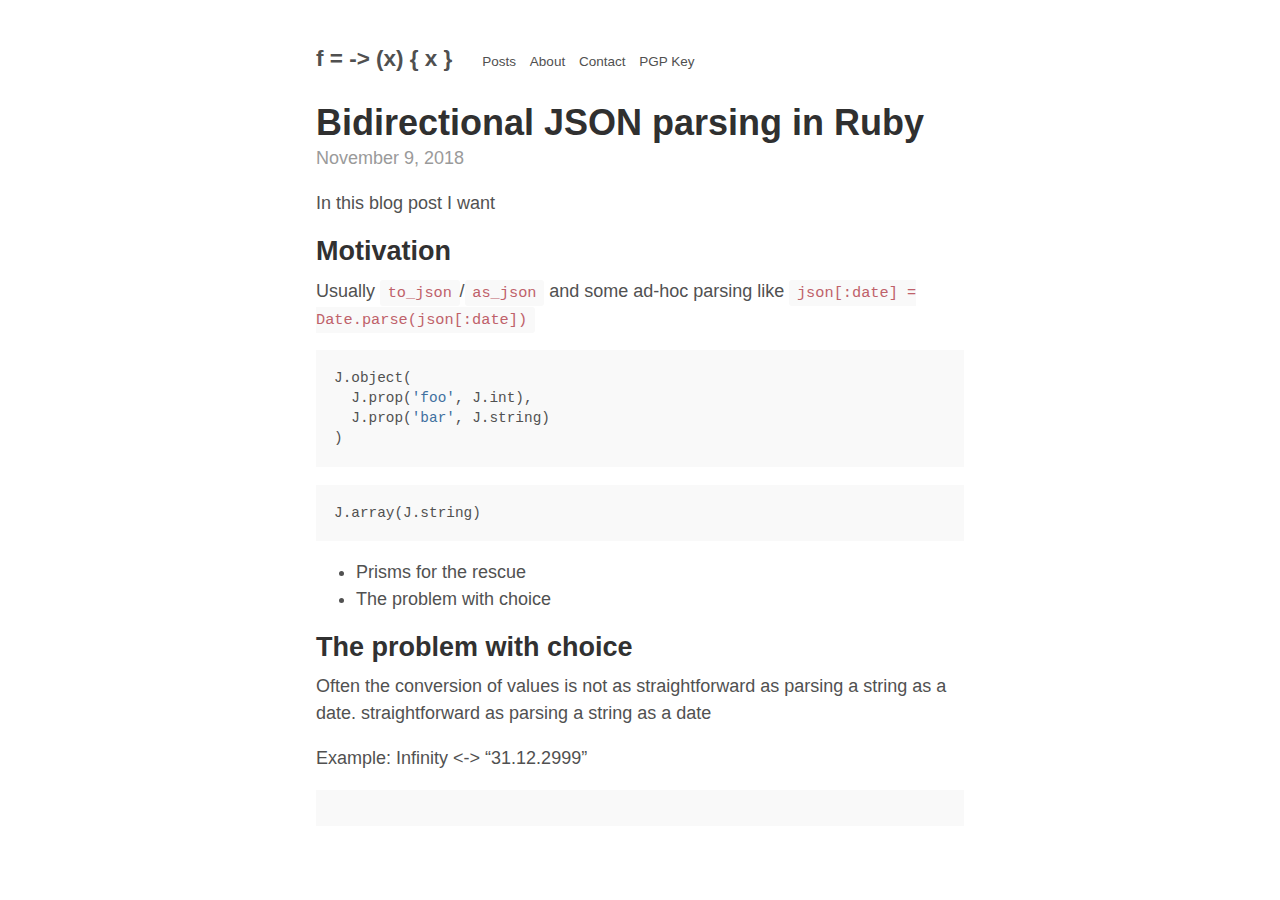
<file: drafts/2018-11-09-bidirectional-json-encoding.html>
<?xml version="1.0" encoding="UTF-8" ?>
<!DOCTYPE html PUBLIC "-//W3C//DTD XHTML 1.0 Strict//EN" "http://www.w3.org/TR/xhtml1/DTD/xhtml1-strict.dtd">
<html xmlns="http://www.w3.org/1999/xhtml" xml:lang="en" lang="en">
    <head>
        <meta http-equiv="Content-Type" content="text/html; charset=UTF-8" />
        <meta name="viewport" content="width=device-width, initial-scale=1">
        <title>Bidirectional JSON parsing in Ruby &middot Tim Habermaas</title>
        <link rel="stylesheet" type="text/css" href="../css/site.css" />
        <link rel="stylesheet" type="text/css" href="../css/syntax.css" />
    </head>
    <body>
      <div class="container content">
        <header class="masthead masthead-title">
          <h3>
            <a href="../">f = -> (x) { x }</a>
          </h3>
          &nbsp;&nbsp;&nbsp;&nbsp;
          <small>
            <a href="../">Posts</a>
          </small>
          &nbsp;
          <small>
            <a href="../about.html">About</a>
          </small>
          &nbsp;
          <small>
            <a href="../contact.html">Contact</a>
          </small>
          &nbsp;
          <small>
            <a href="../pgp.html">PGP Key</a>
          </small>
        </header>
        <main>
          <div class="posts">
            <article class="post">
              <h1 class="post-title">
                Bidirectional JSON parsing in Ruby
              </h1>

              <time datetime="2018-11-09T00:00:00" class="post-date">November  9, 2018</time>

<p>In this blog post I want</p>
<h2 id="motivation">Motivation</h2>
<p>Usually <code>to_json</code>/<code>as_json</code> and some ad-hoc parsing like <code>json[:date] = Date.parse(json[:date])</code></p>
<div class="sourceCode"><pre class="sourceCode ruby"><code class="sourceCode ruby">J.object(
  J.prop(<span class="st">'foo'</span>, J.int),
  J.prop(<span class="st">'bar'</span>, J.string)
)</code></pre></div>
<div class="sourceCode"><pre class="sourceCode ruby"><code class="sourceCode ruby">J.array(J.string)</code></pre></div>
<ul>
<li>Prisms for the rescue</li>
<li>The problem with choice</li>
</ul>
<h2 id="the-problem-with-choice">The problem with choice</h2>
<p>Often the conversion of values is not as straightforward as parsing a string as a date. straightforward as parsing a string as a date</p>
<p>Example: Infinity &lt;-&gt; “31.12.2999”</p>
<div class="sourceCode"><pre class="sourceCode ruby"><code class="sourceCode ruby"></code></pre></div>

            </article>
          </div>
        </main>
      </div>
    </body>
</html>
</file>
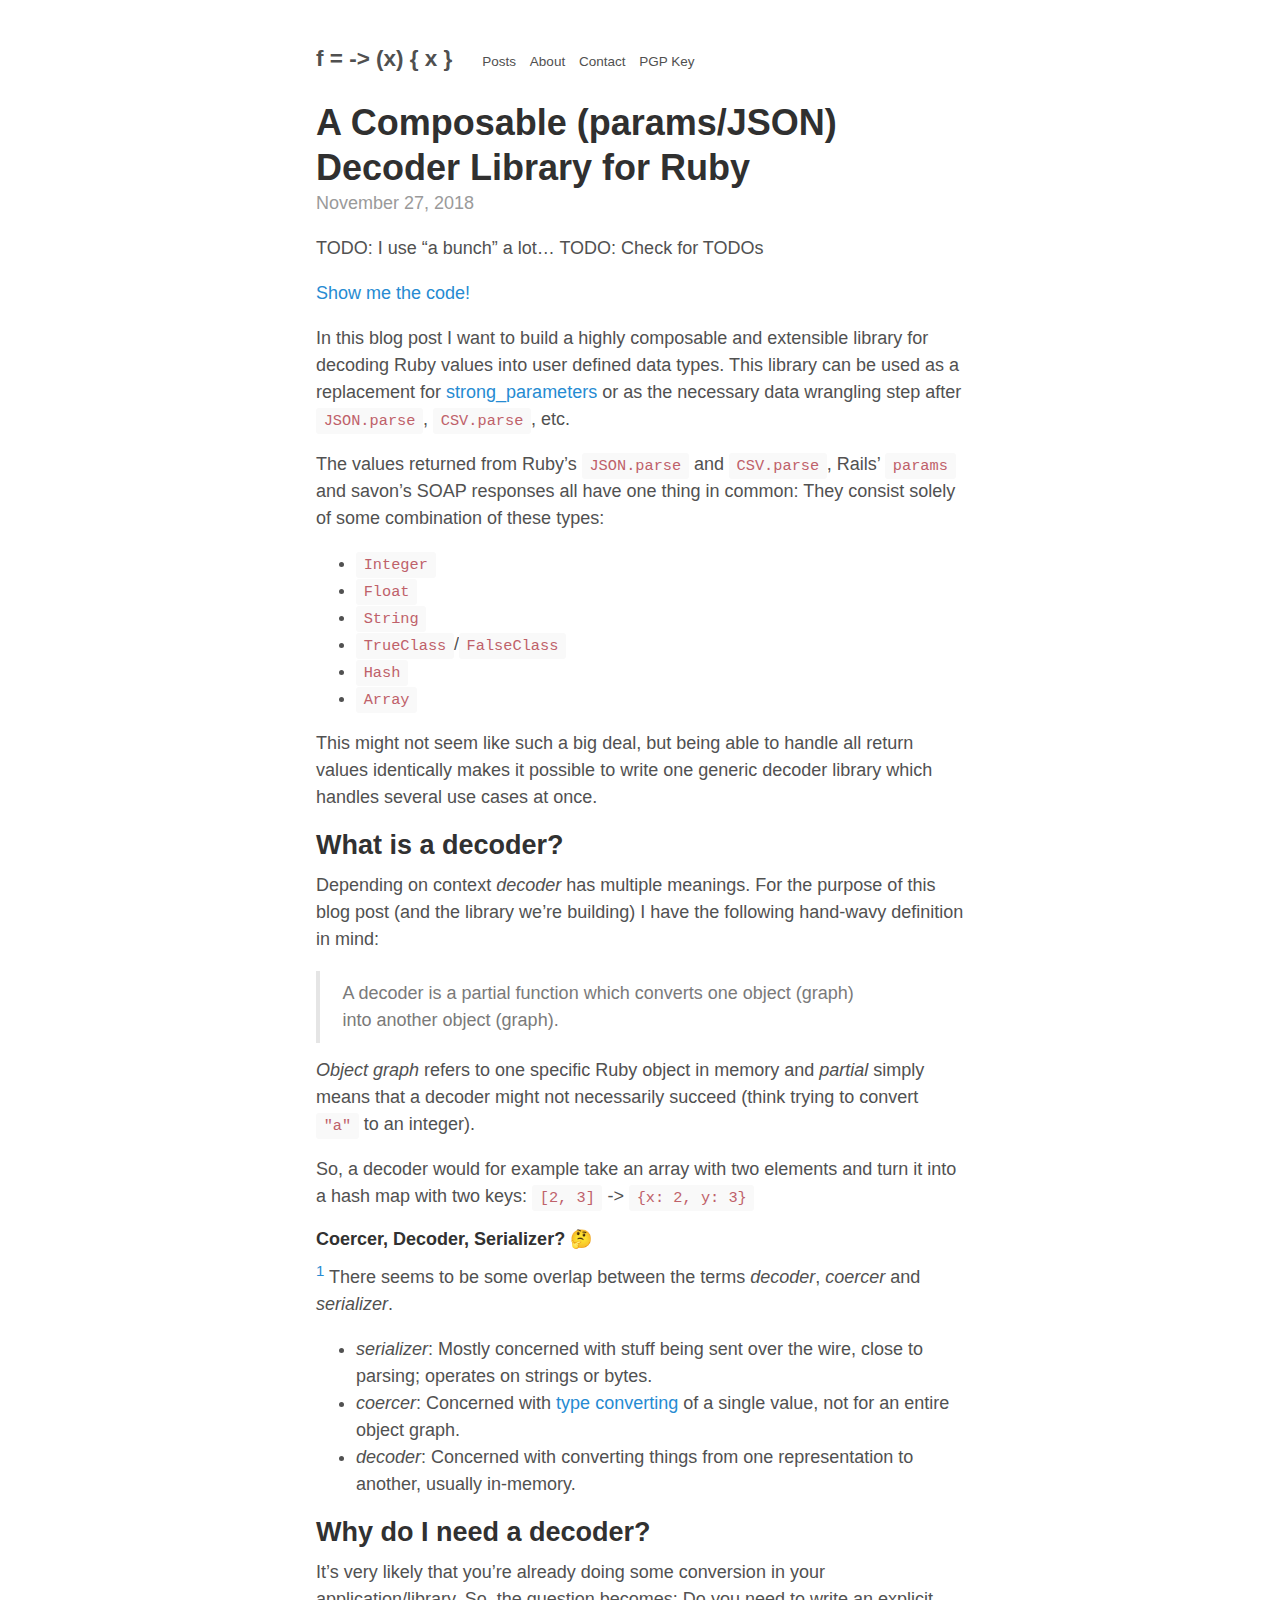
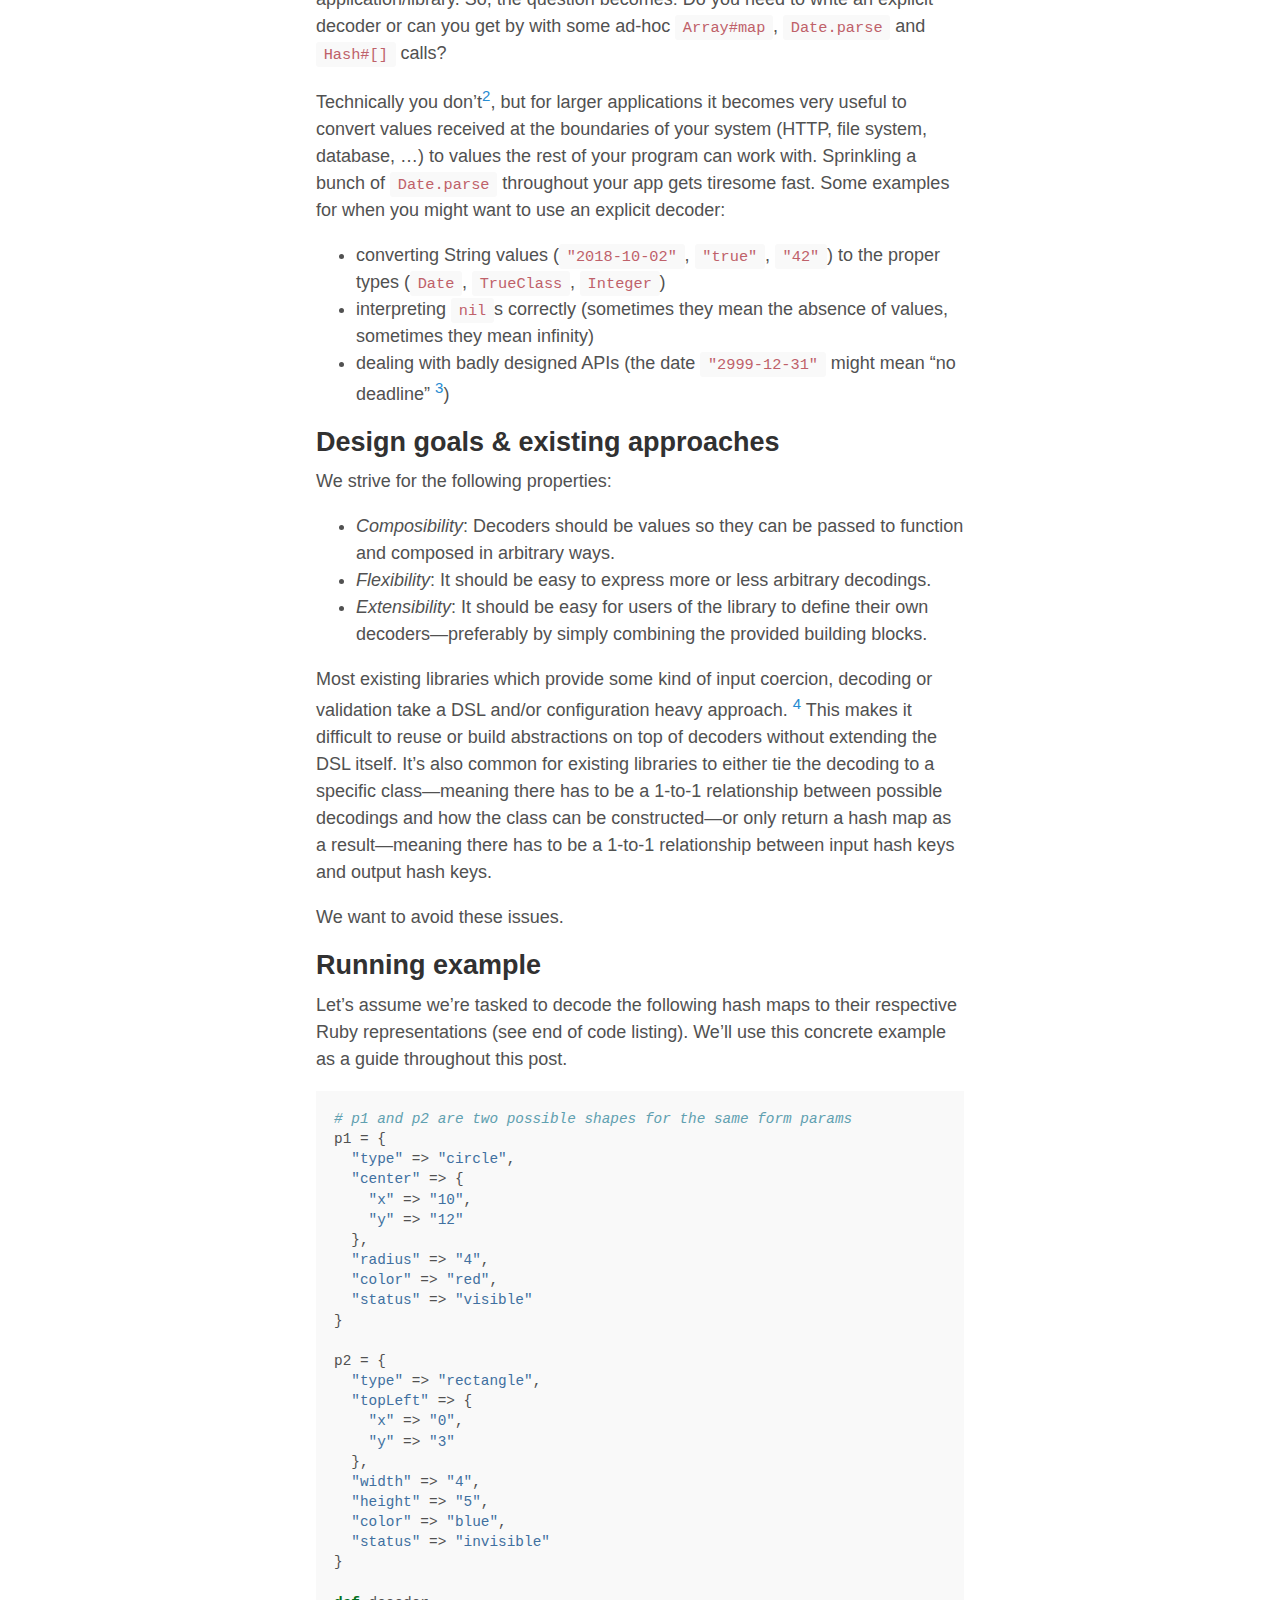
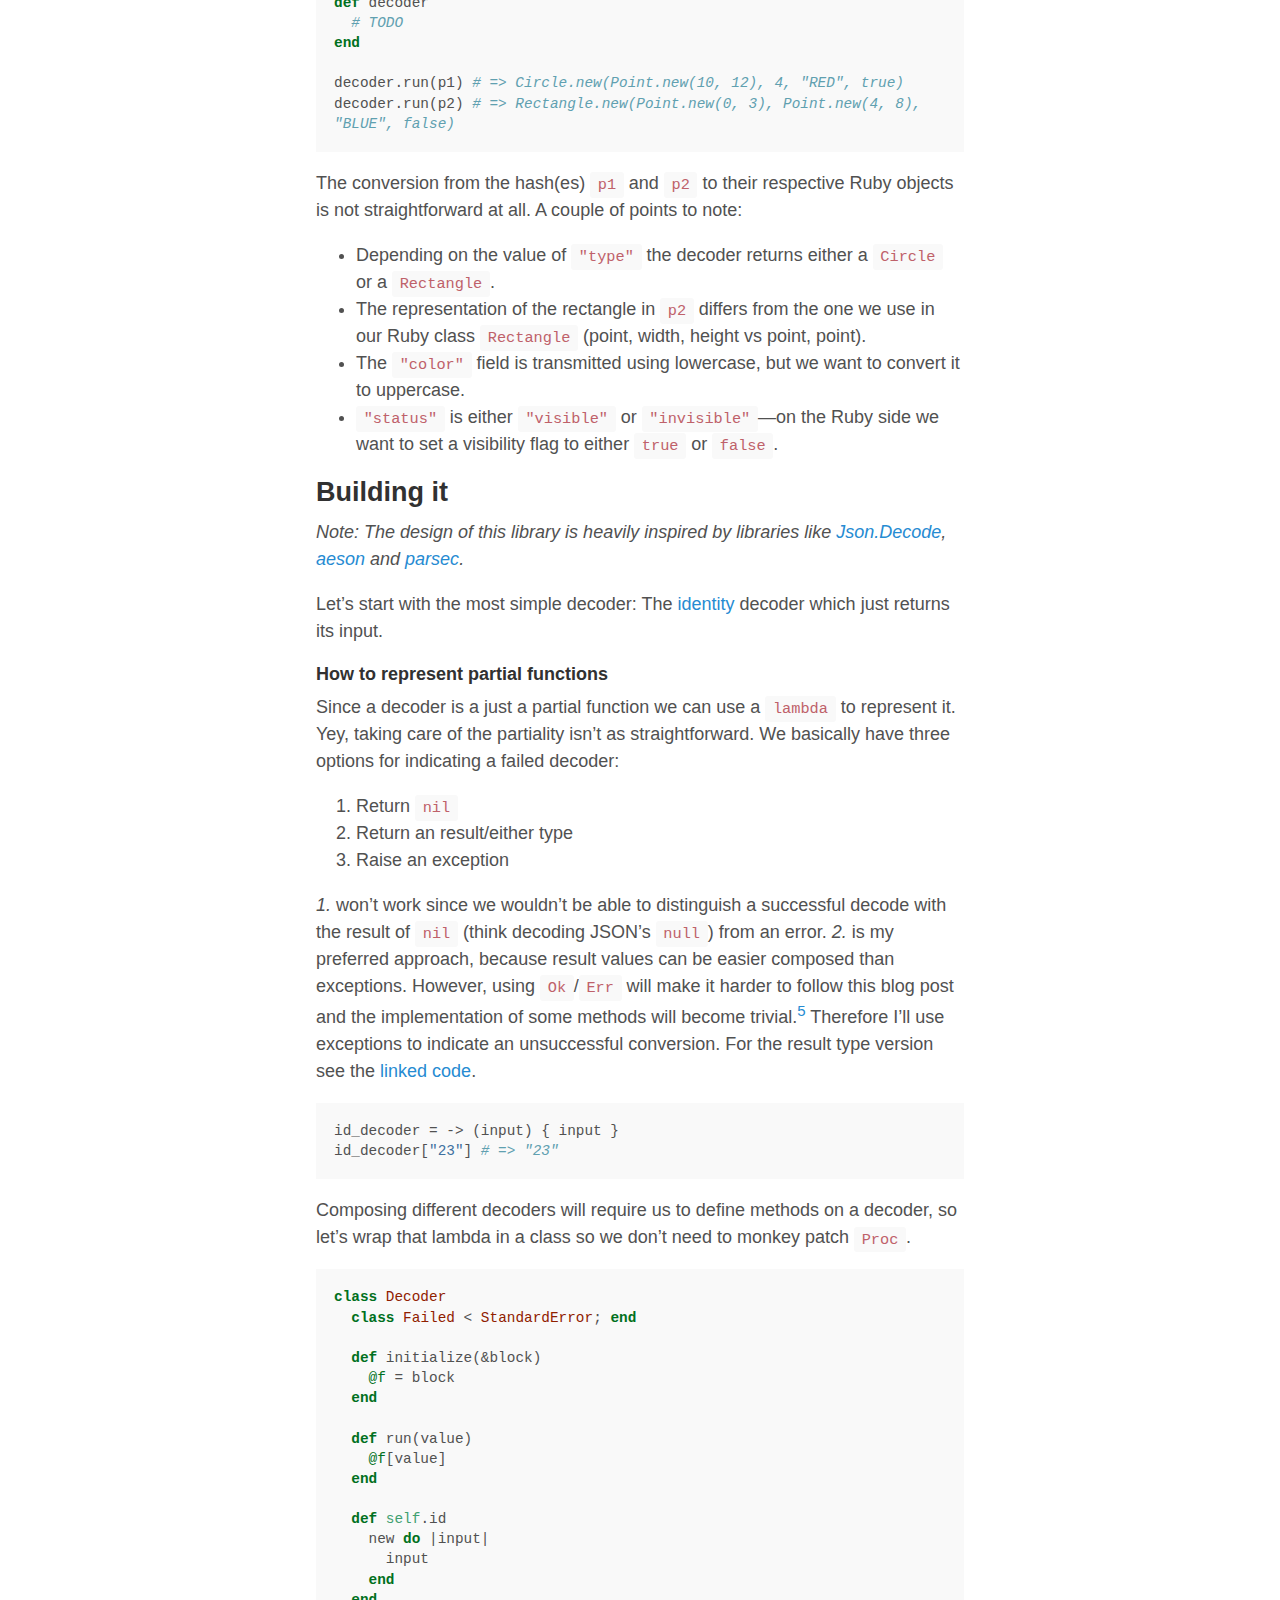
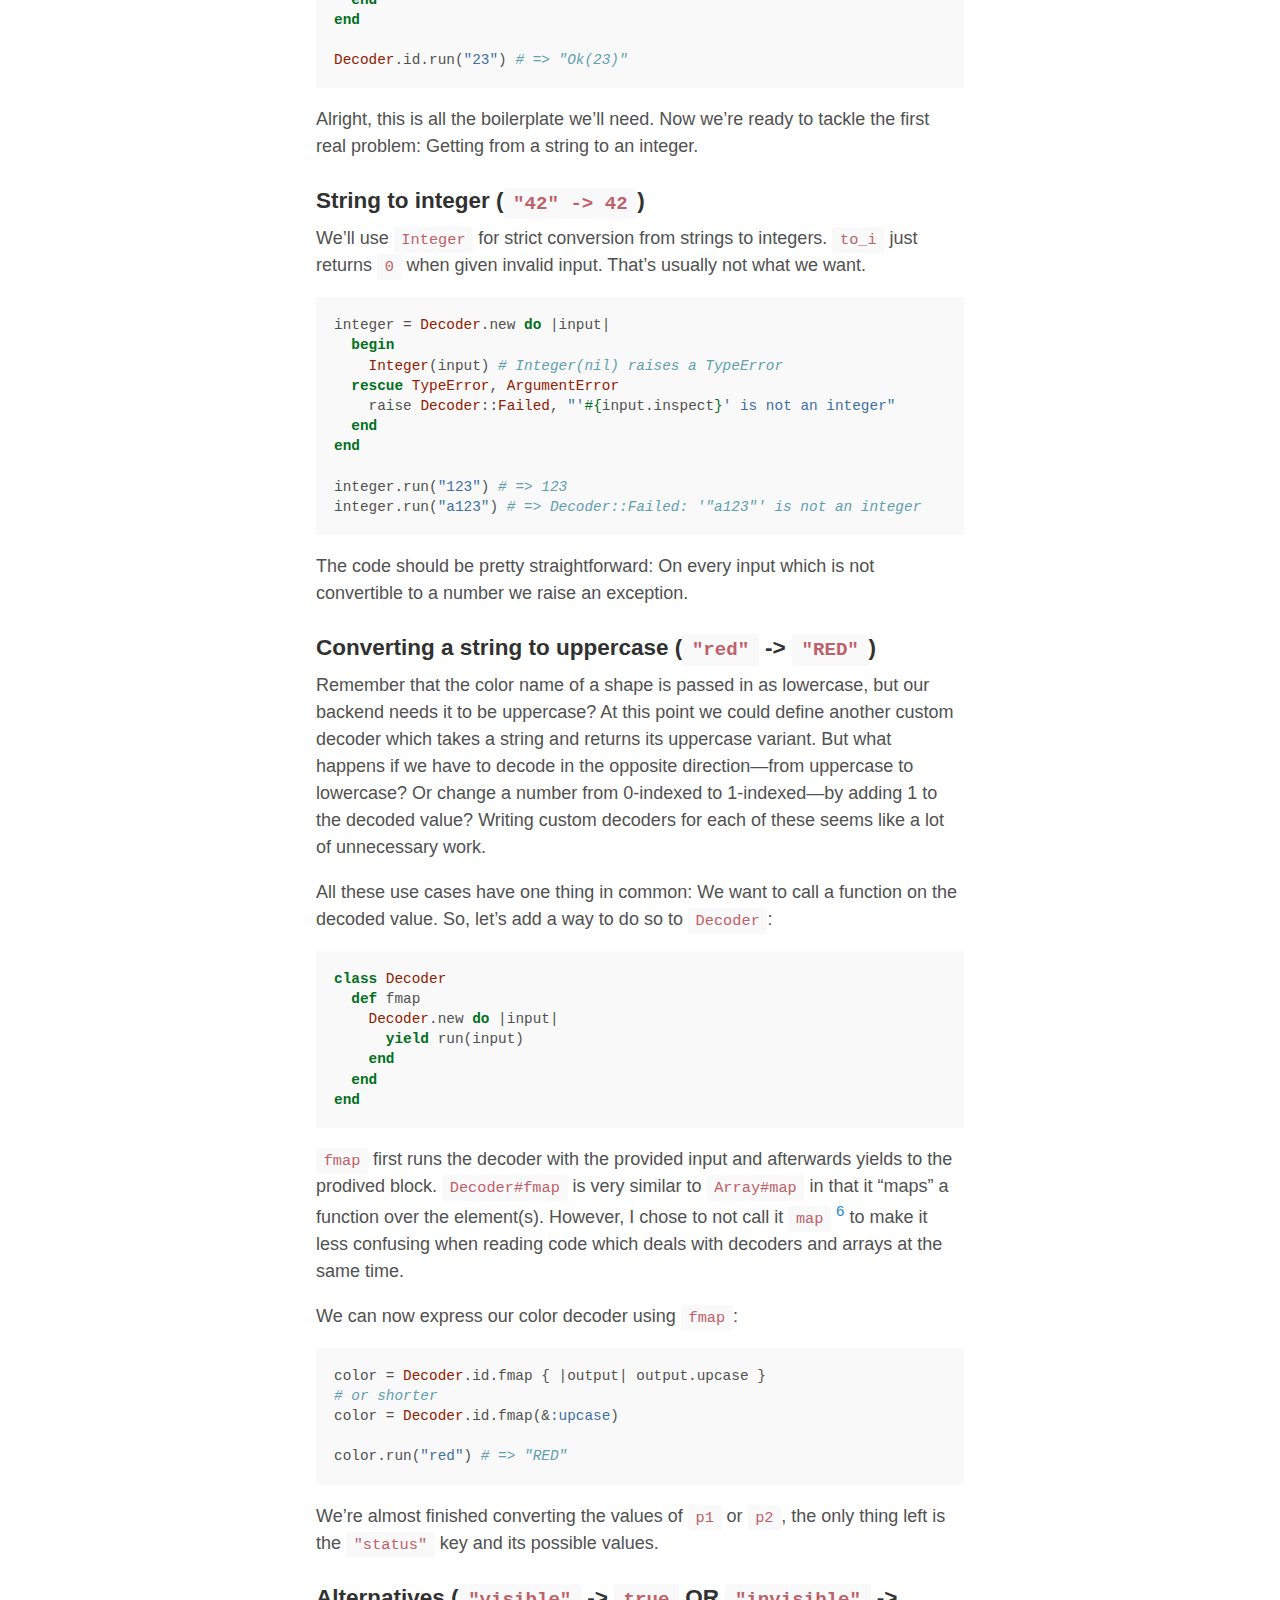
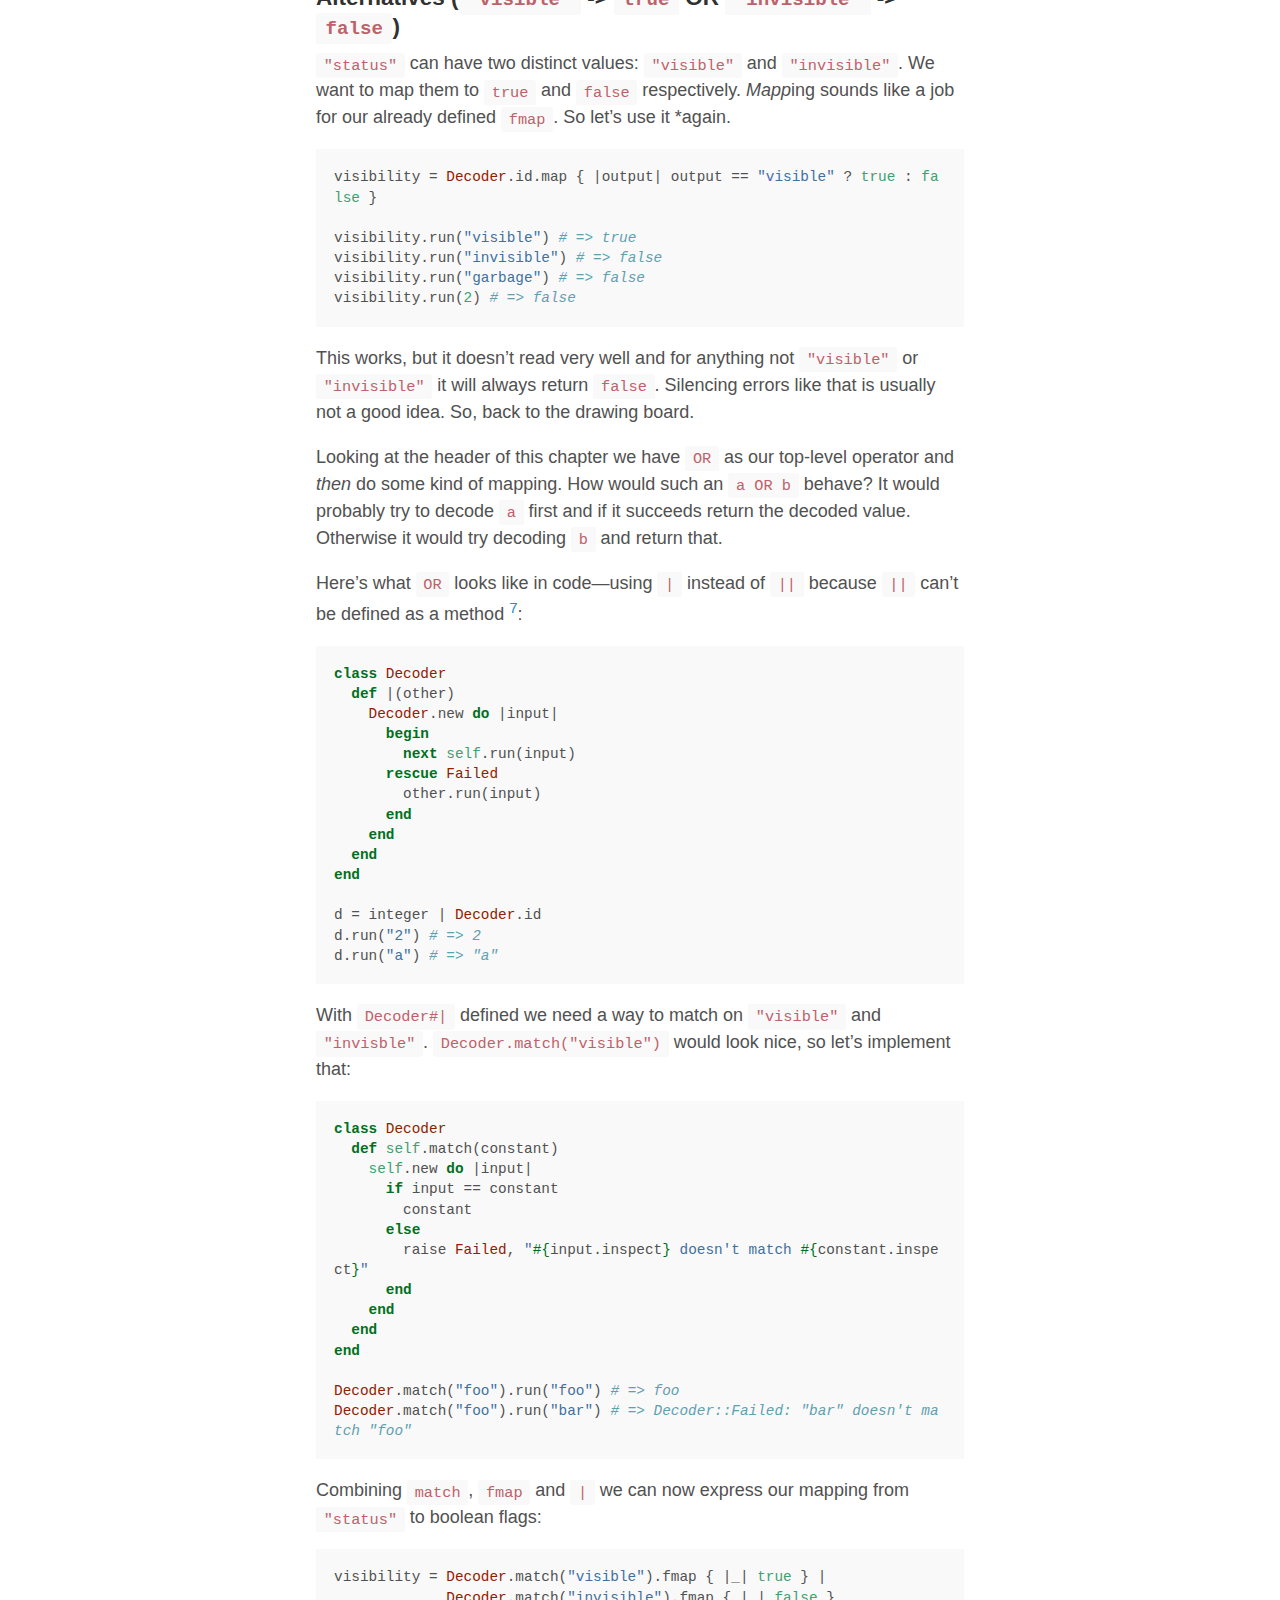
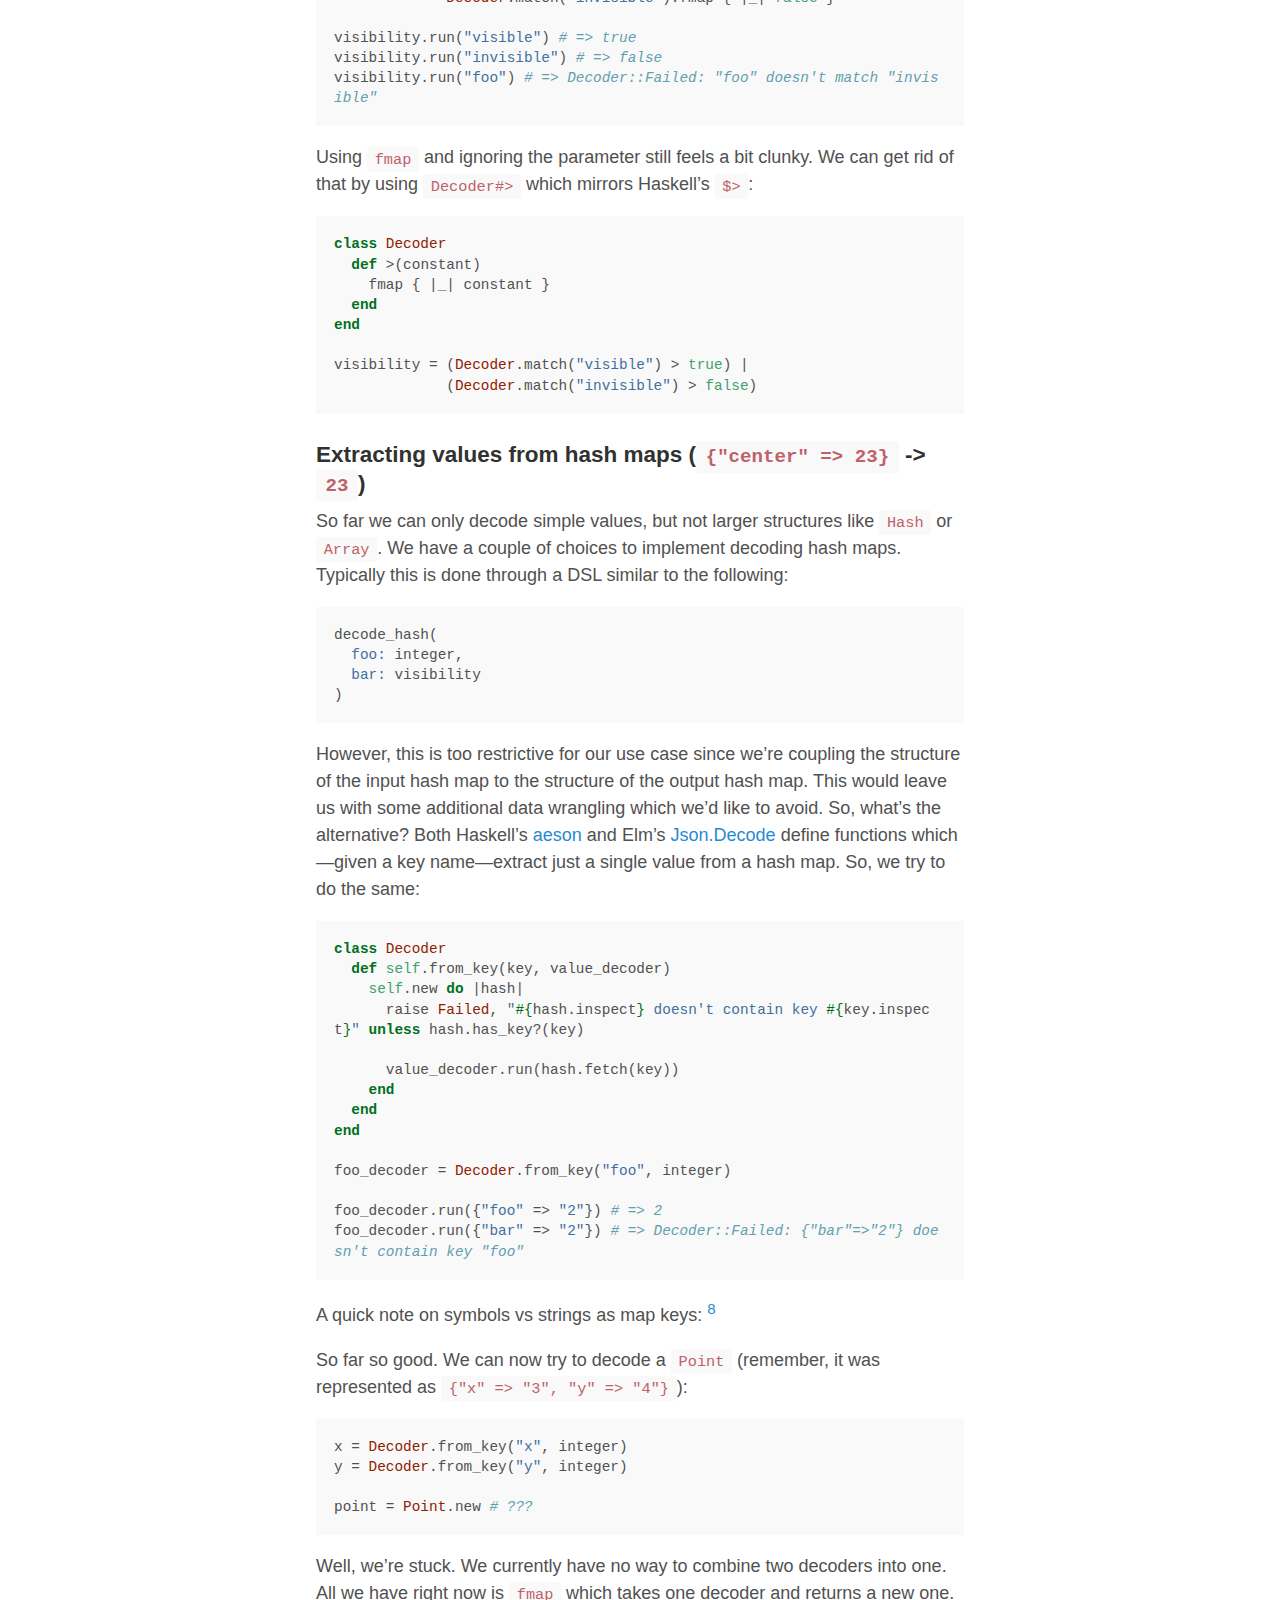
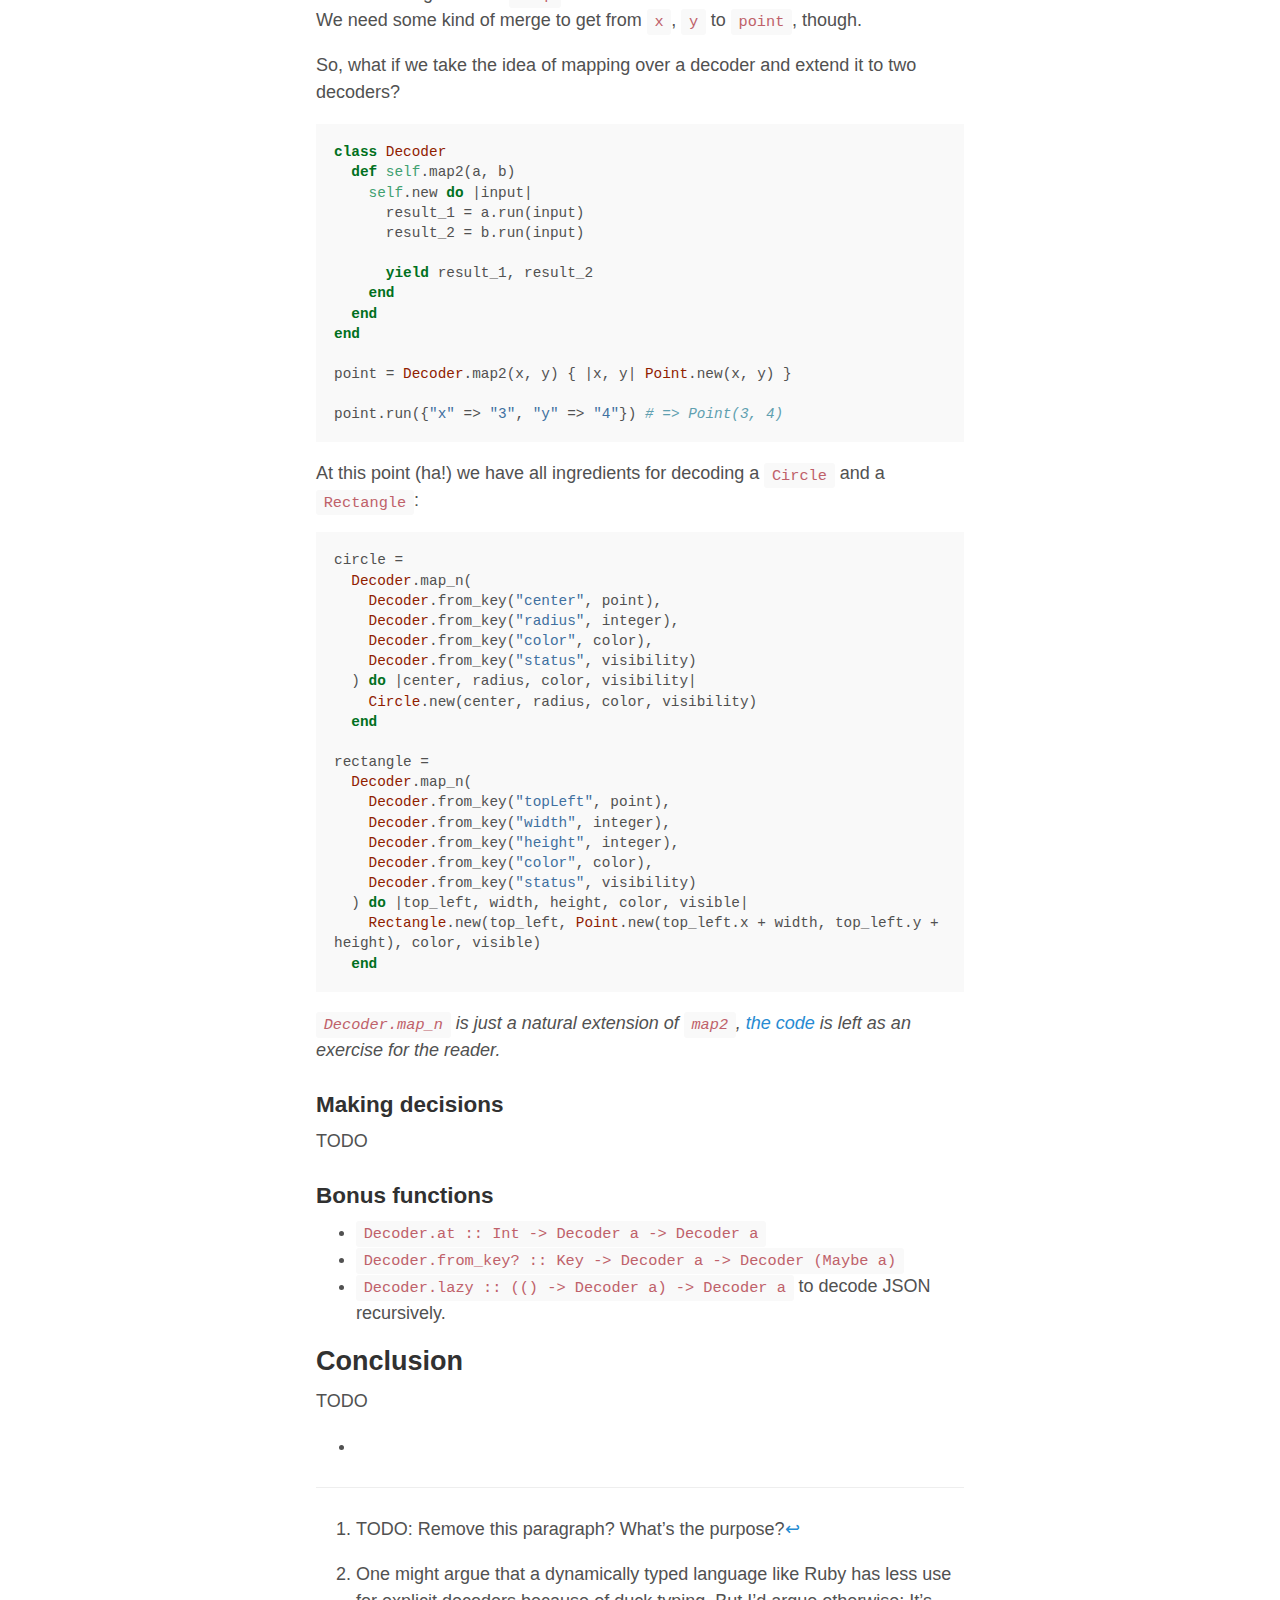
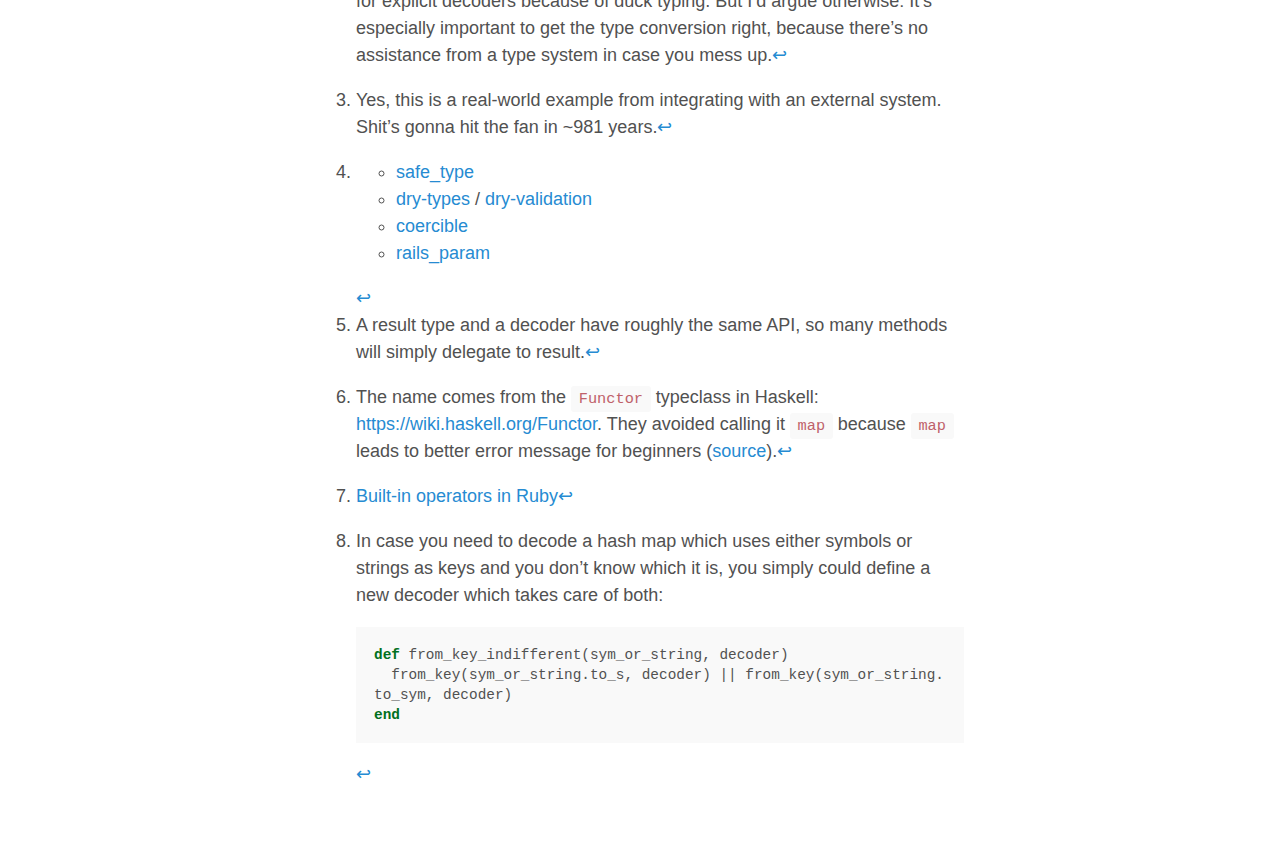
<file: drafts/2018-11-27-decoder.html>
<?xml version="1.0" encoding="UTF-8" ?>
<!DOCTYPE html PUBLIC "-//W3C//DTD XHTML 1.0 Strict//EN" "http://www.w3.org/TR/xhtml1/DTD/xhtml1-strict.dtd">
<html xmlns="http://www.w3.org/1999/xhtml" xml:lang="en" lang="en">
    <head>
        <meta http-equiv="Content-Type" content="text/html; charset=UTF-8" />
        <meta name="viewport" content="width=device-width, initial-scale=1">
        <title>A Composable (params/JSON) Decoder Library for Ruby &middot Tim Habermaas</title>
        <link rel="stylesheet" type="text/css" href="../css/site.css" />
        <link rel="stylesheet" type="text/css" href="../css/syntax.css" />
    </head>
    <body>
      <div class="container content">
        <header class="masthead masthead-title">
          <h3>
            <a href="../">f = -> (x) { x }</a>
          </h3>
          &nbsp;&nbsp;&nbsp;&nbsp;
          <small>
            <a href="../">Posts</a>
          </small>
          &nbsp;
          <small>
            <a href="../about.html">About</a>
          </small>
          &nbsp;
          <small>
            <a href="../contact.html">Contact</a>
          </small>
          &nbsp;
          <small>
            <a href="../pgp.html">PGP Key</a>
          </small>
        </header>
        <main>
          <div class="posts">
            <article class="post">
              <h1 class="post-title">
                A Composable (params/JSON) Decoder Library for Ruby
              </h1>

              <time datetime="2018-11-27T00:00:00" class="post-date">November 27, 2018</time>

<p>TODO: I use “a bunch” a lot… TODO: Check for TODOs</p>
<p><a href="https://github.com/timhabermaas/timhabermaas.github.io/blob/develop/code/decoder.rb">Show me the code!</a></p>
<p>In this blog post I want to build a highly composable and extensible library for decoding Ruby values into user defined data types. This library can be used as a replacement for <a href="https://edgeguides.rubyonrails.org/action_controller_overview.html#strong-parameters">strong_parameters</a> or as the necessary data wrangling step after <code>JSON.parse</code>, <code>CSV.parse</code>, etc.</p>
<p>The values returned from Ruby’s <code>JSON.parse</code> and <code>CSV.parse</code>, Rails’ <code>params</code> and savon’s SOAP responses all have one thing in common: They consist solely of some combination of these types:</p>
<ul>
<li><code>Integer</code></li>
<li><code>Float</code></li>
<li><code>String</code></li>
<li><code>TrueClass</code>/<code>FalseClass</code></li>
<li><code>Hash</code></li>
<li><code>Array</code></li>
</ul>
<p>This might not seem like such a big deal, but being able to handle all return values identically makes it possible to write one generic decoder library which handles several use cases at once.</p>
<h2 id="what-is-a-decoder">What is a decoder?</h2>
<p>Depending on context <em>decoder</em> has multiple meanings. For the purpose of this blog post (and the library we’re building) I have the following hand-wavy definition in mind:</p>
<blockquote>
<p>A decoder is a partial function which converts one object (graph) into another object (graph).</p>
</blockquote>
<p><em>Object graph</em> refers to one specific Ruby object in memory and <em>partial</em> simply means that a decoder might not necessarily succeed (think trying to convert <code>&quot;a&quot;</code> to an integer).</p>
<p>So, a decoder would for example take an array with two elements and turn it into a hash map with two keys: <code>[2, 3]</code> -&gt; <code>{x: 2, y: 3}</code></p>
<h4 id="coercer-decoder-serializer">Coercer, Decoder, Serializer? 🤔</h4>
<p><a href="#fn1" class="footnoteRef" id="fnref1"><sup>1</sup></a> There seems to be some overlap between the terms <em>decoder</em>, <em>coercer</em> and <em>serializer</em>.</p>
<ul>
<li><em>serializer</em>: Mostly concerned with stuff being sent over the wire, close to parsing; operates on strings or bytes.</li>
<li><em>coercer</em>: Concerned with <a href="https://en.wikipedia.org/wiki/Type_conversion">type converting</a> of a single value, not for an entire object graph.</li>
<li><em>decoder</em>: Concerned with converting things from one representation to another, usually in-memory.</li>
</ul>
<h2 id="why-do-i-need-a-decoder">Why do I need a decoder?</h2>
<p>It’s very likely that you’re already doing some conversion in your application/library. So, the question becomes: Do you need to write an explicit decoder or can you get by with some ad-hoc <code>Array#map</code>, <code>Date.parse</code> and <code>Hash#[]</code> calls?</p>
<p>Technically you don’t<a href="#fn2" class="footnoteRef" id="fnref2"><sup>2</sup></a>, but for larger applications it becomes very useful to convert values received at the boundaries of your system (HTTP, file system, database, …) to values the rest of your program can work with. Sprinkling a bunch of <code>Date.parse</code> throughout your app gets tiresome fast. Some examples for when you might want to use an explicit decoder:</p>
<ul>
<li>converting String values (<code>&quot;2018-10-02&quot;</code>, <code>&quot;true&quot;</code>, <code>&quot;42&quot;</code>) to the proper types (<code>Date</code>, <code>TrueClass</code>, <code>Integer</code>)</li>
<li>interpreting <code>nil</code>s correctly (sometimes they mean the absence of values, sometimes they mean infinity)</li>
<li>dealing with badly designed APIs (the date <code>&quot;2999-12-31&quot;</code> might mean “no deadline” <a href="#fn3" class="footnoteRef" id="fnref3"><sup>3</sup></a>)</li>
</ul>
<h2 id="design-goals-existing-approaches">Design goals &amp; existing approaches</h2>
<p>We strive for the following properties:</p>
<ul>
<li><em>Composibility</em>: Decoders should be values so they can be passed to function and composed in arbitrary ways.</li>
<li><em>Flexibility</em>: It should be easy to express more or less arbitrary decodings.</li>
<li><em>Extensibility</em>: It should be easy for users of the library to define their own decoders—preferably by simply combining the provided building blocks.</li>
</ul>
<p>Most existing libraries which provide some kind of input coercion, decoding or validation take a DSL and/or configuration heavy approach. <a href="#fn4" class="footnoteRef" id="fnref4"><sup>4</sup></a> This makes it difficult to reuse or build abstractions on top of decoders without extending the DSL itself. It’s also common for existing libraries to either tie the decoding to a specific class—meaning there has to be a 1-to-1 relationship between possible decodings and how the class can be constructed—or only return a hash map as a result—meaning there has to be a 1-to-1 relationship between input hash keys and output hash keys.</p>
<p>We want to avoid these issues.</p>
<h2 id="running-example">Running example</h2>
<p>Let’s assume we’re tasked to decode the following hash maps to their respective Ruby representations (see end of code listing). We’ll use this concrete example as a guide throughout this post.</p>
<div class="sourceCode"><pre class="sourceCode ruby"><code class="sourceCode ruby"><span class="co"># p1 and p2 are two possible shapes for the same form params</span>
p1 = {
  <span class="st">&quot;type&quot;</span> =&gt; <span class="st">&quot;circle&quot;</span>,
  <span class="st">&quot;center&quot;</span> =&gt; {
    <span class="st">&quot;x&quot;</span> =&gt; <span class="st">&quot;10&quot;</span>,
    <span class="st">&quot;y&quot;</span> =&gt; <span class="st">&quot;12&quot;</span>
  },
  <span class="st">&quot;radius&quot;</span> =&gt; <span class="st">&quot;4&quot;</span>,
  <span class="st">&quot;color&quot;</span> =&gt; <span class="st">&quot;red&quot;</span>,
  <span class="st">&quot;status&quot;</span> =&gt; <span class="st">&quot;visible&quot;</span>
}

p2 = {
  <span class="st">&quot;type&quot;</span> =&gt; <span class="st">&quot;rectangle&quot;</span>,
  <span class="st">&quot;topLeft&quot;</span> =&gt; {
    <span class="st">&quot;x&quot;</span> =&gt; <span class="st">&quot;0&quot;</span>,
    <span class="st">&quot;y&quot;</span> =&gt; <span class="st">&quot;3&quot;</span>
  },
  <span class="st">&quot;width&quot;</span> =&gt; <span class="st">&quot;4&quot;</span>,
  <span class="st">&quot;height&quot;</span> =&gt; <span class="st">&quot;5&quot;</span>,
  <span class="st">&quot;color&quot;</span> =&gt; <span class="st">&quot;blue&quot;</span>,
  <span class="st">&quot;status&quot;</span> =&gt; <span class="st">&quot;invisible&quot;</span>
}

<span class="kw">def</span> decoder
  <span class="co"># TODO</span>
<span class="kw">end</span>

decoder.run(p1) <span class="co"># =&gt; Circle.new(Point.new(10, 12), 4, &quot;RED&quot;, true)</span>
decoder.run(p2) <span class="co"># =&gt; Rectangle.new(Point.new(0, 3), Point.new(4, 8), &quot;BLUE&quot;, false)</span></code></pre></div>
<p>The conversion from the hash(es) <code>p1</code> and <code>p2</code> to their respective Ruby objects is not straightforward at all. A couple of points to note:</p>
<ul>
<li>Depending on the value of <code>&quot;type&quot;</code> the decoder returns either a <code>Circle</code> or a <code>Rectangle</code>.</li>
<li>The representation of the rectangle in <code>p2</code> differs from the one we use in our Ruby class <code>Rectangle</code> (point, width, height vs point, point).</li>
<li>The <code>&quot;color&quot;</code> field is transmitted using lowercase, but we want to convert it to uppercase.</li>
<li><code>&quot;status&quot;</code> is either <code>&quot;visible&quot;</code> or <code>&quot;invisible&quot;</code>—on the Ruby side we want to set a visibility flag to either <code>true</code> or <code>false</code>.</li>
</ul>
<h2 id="building-it">Building it</h2>
<p><em>Note: The design of this library is heavily inspired by libraries like <a href="https://package.elm-lang.org/packages/elm-lang/core/5.1.1/Json-Decode">Json.Decode</a>, <a href="http://hackage.haskell.org/package/aeson-1.4.2.0">aeson</a> and <a href="http://hackage.haskell.org/package/parsec">parsec</a>.</em></p>
<p>Let’s start with the most simple decoder: The <a href="https://en.wikipedia.org/wiki/Identity_function">identity</a> decoder which just returns its input.</p>
<h4 id="how-to-represent-partial-functions">How to represent partial functions</h4>
<p>Since a decoder is a just a partial function we can use a <code>lambda</code> to represent it. Yey, taking care of the partiality isn’t as straightforward. We basically have three options for indicating a failed decoder:</p>
<ol style="list-style-type: decimal">
<li>Return <code>nil</code></li>
<li>Return an result/either type</li>
<li>Raise an exception</li>
</ol>
<p><em>1.</em> won’t work since we wouldn’t be able to distinguish a successful decode with the result of <code>nil</code> (think decoding JSON’s <code>null</code>) from an error. <em>2.</em> is my preferred approach, because result values can be easier composed than exceptions. However, using <code>Ok</code>/<code>Err</code> will make it harder to follow this blog post and the implementation of some methods will become trivial.<a href="#fn5" class="footnoteRef" id="fnref5"><sup>5</sup></a> Therefore I’ll use exceptions to indicate an unsuccessful conversion. For the result type version see the <a href="https://github.com/timhabermaas/timhabermaas.github.io/blob/develop/code/decoder.rb">linked code</a>.</p>
<div class="sourceCode"><pre class="sourceCode ruby"><code class="sourceCode ruby">id_decoder = -&gt; (input) { input }
id_decoder[<span class="st">&quot;23&quot;</span>] <span class="co"># =&gt; &quot;23&quot;</span></code></pre></div>
<p>Composing different decoders will require us to define methods on a decoder, so let’s wrap that lambda in a class so we don’t need to monkey patch <code>Proc</code>.</p>
<div class="sourceCode"><pre class="sourceCode ruby"><code class="sourceCode ruby"><span class="kw">class</span> <span class="dt">Decoder</span>
  <span class="kw">class</span> <span class="dt">Failed</span> &lt; <span class="dt">StandardError</span>; <span class="kw">end</span>

  <span class="kw">def</span> initialize(&amp;block)
    <span class="ot">@f</span> = block
  <span class="kw">end</span>

  <span class="kw">def</span> run(value)
    <span class="ot">@f</span>[value]
  <span class="kw">end</span>

  <span class="kw">def</span> <span class="dv">self</span>.id
    new <span class="kw">do</span> |input|
      input
    <span class="kw">end</span>
  <span class="kw">end</span>
<span class="kw">end</span>

<span class="dt">Decoder</span>.id.run(<span class="st">&quot;23&quot;</span>) <span class="co"># =&gt; &quot;Ok(23)&quot;</span></code></pre></div>
<p>Alright, this is all the boilerplate we’ll need. Now we’re ready to tackle the first real problem: Getting from a string to an integer.</p>
<h3 id="string-to-integer-42---42">String to integer (<code>&quot;42&quot; -&gt; 42</code>)</h3>
<p>We’ll use <code>Integer</code> for strict conversion from strings to integers. <code>to_i</code> just returns <code>0</code> when given invalid input. That’s usually not what we want.</p>
<div class="sourceCode"><pre class="sourceCode ruby"><code class="sourceCode ruby">integer = <span class="dt">Decoder</span>.new <span class="kw">do</span> |input|
  <span class="kw">begin</span>
    <span class="dt">Integer</span>(input) <span class="co"># Integer(nil) raises a TypeError</span>
  <span class="kw">rescue</span> <span class="dt">TypeError</span>, <span class="dt">ArgumentError</span>
    raise <span class="dt">Decoder</span>::<span class="dt">Failed</span>, <span class="st">&quot;'</span><span class="ot">#{</span>input.inspect<span class="ot">}</span><span class="st">' is not an integer&quot;</span>
  <span class="kw">end</span>
<span class="kw">end</span>

integer.run(<span class="st">&quot;123&quot;</span>) <span class="co"># =&gt; 123</span>
integer.run(<span class="st">&quot;a123&quot;</span>) <span class="co"># =&gt; Decoder::Failed: '&quot;a123&quot;' is not an integer</span></code></pre></div>
<p>The code should be pretty straightforward: On every input which is not convertible to a number we raise an exception.</p>
<h3 id="converting-a-string-to-uppercase-red---red">Converting a string to uppercase (<code>&quot;red&quot;</code> -&gt; <code>&quot;RED&quot;</code>)</h3>
<p>Remember that the color name of a shape is passed in as lowercase, but our backend needs it to be uppercase? At this point we could define another custom decoder which takes a string and returns its uppercase variant. But what happens if we have to decode in the opposite direction—from uppercase to lowercase? Or change a number from 0-indexed to 1-indexed—by adding 1 to the decoded value? Writing custom decoders for each of these seems like a lot of unnecessary work.</p>
<p>All these use cases have one thing in common: We want to call a function on the decoded value. So, let’s add a way to do so to <code>Decoder</code>:</p>
<div class="sourceCode"><pre class="sourceCode ruby"><code class="sourceCode ruby"><span class="kw">class</span> <span class="dt">Decoder</span>
  <span class="kw">def</span> fmap
    <span class="dt">Decoder</span>.new <span class="kw">do</span> |input|
      <span class="kw">yield</span> run(input)
    <span class="kw">end</span>
  <span class="kw">end</span>
<span class="kw">end</span></code></pre></div>
<p><code>fmap</code> first runs the decoder with the provided input and afterwards yields to the prodived block. <code>Decoder#fmap</code> is very similar to <code>Array#map</code> in that it “maps” a function over the element(s). However, I chose to not call it <code>map</code> <a href="#fn6" class="footnoteRef" id="fnref6"><sup>6</sup></a> to make it less confusing when reading code which deals with decoders and arrays at the same time.</p>
<p>We can now express our color decoder using <code>fmap</code>:</p>
<div class="sourceCode"><pre class="sourceCode ruby"><code class="sourceCode ruby">color = <span class="dt">Decoder</span>.id.fmap { |output| output.upcase }
<span class="co"># or shorter</span>
color = <span class="dt">Decoder</span>.id.fmap(&amp;<span class="st">:upcase</span>)

color.run(<span class="st">&quot;red&quot;</span>) <span class="co"># =&gt; &quot;RED&quot;</span></code></pre></div>
<p>We’re almost finished converting the values of <code>p1</code> or <code>p2</code>, the only thing left is the <code>&quot;status&quot;</code> key and its possible values.</p>
<h3 id="alternatives-visible---true-or-invisible---false">Alternatives (<code>&quot;visible&quot;</code> -&gt; <code>true</code> OR <code>&quot;invisible&quot;</code> -&gt; <code>false</code>)</h3>
<p><code>&quot;status&quot;</code> can have two distinct values: <code>&quot;visible&quot;</code> and <code>&quot;invisible&quot;</code>. We want to map them to <code>true</code> and <code>false</code> respectively. <em>Mapp</em>ing sounds like a job for our already defined <code>fmap</code>. So let’s use it *again.</p>
<div class="sourceCode"><pre class="sourceCode ruby"><code class="sourceCode ruby">visibility = <span class="dt">Decoder</span>.id.map { |output| output == <span class="st">&quot;visible&quot;</span> ? <span class="dv">true</span> : <span class="dv">false</span> }

visibility.run(<span class="st">&quot;visible&quot;</span>) <span class="co"># =&gt; true</span>
visibility.run(<span class="st">&quot;invisible&quot;</span>) <span class="co"># =&gt; false</span>
visibility.run(<span class="st">&quot;garbage&quot;</span>) <span class="co"># =&gt; false</span>
visibility.run(<span class="dv">2</span>) <span class="co"># =&gt; false</span></code></pre></div>
<p>This works, but it doesn’t read very well and for anything not <code>&quot;visible&quot;</code> or <code>&quot;invisible&quot;</code> it will always return <code>false</code>. Silencing errors like that is usually not a good idea. So, back to the drawing board.</p>
<p>Looking at the header of this chapter we have <code>OR</code> as our top-level operator and <em>then</em> do some kind of mapping. How would such an <code>a OR b</code> behave? It would probably try to decode <code>a</code> first and if it succeeds return the decoded value. Otherwise it would try decoding <code>b</code> and return that.</p>
<p>Here’s what <code>OR</code> looks like in code—using <code>|</code> instead of <code>||</code> because <code>||</code> can’t be defined as a method <a href="#fn7" class="footnoteRef" id="fnref7"><sup>7</sup></a>:</p>
<div class="sourceCode"><pre class="sourceCode ruby"><code class="sourceCode ruby"><span class="kw">class</span> <span class="dt">Decoder</span>
  <span class="kw">def</span> |(other)
    <span class="dt">Decoder</span>.new <span class="kw">do</span> |input|
      <span class="kw">begin</span>
        <span class="kw">next</span> <span class="dv">self</span>.run(input)
      <span class="kw">rescue</span> <span class="dt">Failed</span>
        other.run(input)
      <span class="kw">end</span>
    <span class="kw">end</span>
  <span class="kw">end</span>
<span class="kw">end</span>

d = integer | <span class="dt">Decoder</span>.id
d.run(<span class="st">&quot;2&quot;</span>) <span class="co"># =&gt; 2</span>
d.run(<span class="st">&quot;a&quot;</span>) <span class="co"># =&gt; &quot;a&quot;</span></code></pre></div>
<p>With <code>Decoder#|</code> defined we need a way to match on <code>&quot;visible&quot;</code> and <code>&quot;invisble&quot;</code>. <code>Decoder.match(&quot;visible&quot;)</code> would look nice, so let’s implement that:</p>
<div class="sourceCode"><pre class="sourceCode ruby"><code class="sourceCode ruby"><span class="kw">class</span> <span class="dt">Decoder</span>
  <span class="kw">def</span> <span class="dv">self</span>.match(constant)
    <span class="dv">self</span>.new <span class="kw">do</span> |input|
      <span class="kw">if</span> input == constant
        constant
      <span class="kw">else</span>
        raise <span class="dt">Failed</span>, <span class="st">&quot;</span><span class="ot">#{</span>input.inspect<span class="ot">}</span><span class="st"> doesn't match </span><span class="ot">#{</span>constant.inspect<span class="ot">}</span><span class="st">&quot;</span>
      <span class="kw">end</span>
    <span class="kw">end</span>
  <span class="kw">end</span>
<span class="kw">end</span>

<span class="dt">Decoder</span>.match(<span class="st">&quot;foo&quot;</span>).run(<span class="st">&quot;foo&quot;</span>) <span class="co"># =&gt; foo</span>
<span class="dt">Decoder</span>.match(<span class="st">&quot;foo&quot;</span>).run(<span class="st">&quot;bar&quot;</span>) <span class="co"># =&gt; Decoder::Failed: &quot;bar&quot; doesn't match &quot;foo&quot;</span></code></pre></div>
<p>Combining <code>match</code>, <code>fmap</code> and <code>|</code> we can now express our mapping from <code>&quot;status&quot;</code> to boolean flags:</p>
<div class="sourceCode"><pre class="sourceCode ruby"><code class="sourceCode ruby">visibility = <span class="dt">Decoder</span>.match(<span class="st">&quot;visible&quot;</span>).fmap { |_| <span class="dv">true</span> } |
             <span class="dt">Decoder</span>.match(<span class="st">&quot;invisible&quot;</span>).fmap { |_| <span class="dv">false</span> }

visibility.run(<span class="st">&quot;visible&quot;</span>) <span class="co"># =&gt; true</span>
visibility.run(<span class="st">&quot;invisible&quot;</span>) <span class="co"># =&gt; false</span>
visibility.run(<span class="st">&quot;foo&quot;</span>) <span class="co"># =&gt; Decoder::Failed: &quot;foo&quot; doesn't match &quot;invisible&quot;</span></code></pre></div>
<p>Using <code>fmap</code> and ignoring the parameter still feels a bit clunky. We can get rid of that by using <code>Decoder#&gt;</code> which mirrors Haskell’s <a href="http://hackage.haskell.org/package/base-4.12.0.0/docs/Data-Functor.html#v:-36--62-"><code>$&gt;</code></a>:</p>
<div class="sourceCode"><pre class="sourceCode ruby"><code class="sourceCode ruby"><span class="kw">class</span> <span class="dt">Decoder</span>
  <span class="kw">def</span> &gt;(constant)
    fmap { |_| constant }
  <span class="kw">end</span>
<span class="kw">end</span>

visibility = (<span class="dt">Decoder</span>.match(<span class="st">&quot;visible&quot;</span>) &gt; <span class="dv">true</span>) |
             (<span class="dt">Decoder</span>.match(<span class="st">&quot;invisible&quot;</span>) &gt; <span class="dv">false</span>)</code></pre></div>
<h3 id="extracting-values-from-hash-maps-center-23---23">Extracting values from hash maps (<code>{&quot;center&quot; =&gt; 23}</code> -&gt; <code>23</code>)</h3>
<p>So far we can only decode simple values, but not larger structures like <code>Hash</code> or <code>Array</code>. We have a couple of choices to implement decoding hash maps. Typically this is done through a DSL similar to the following:</p>
<div class="sourceCode"><pre class="sourceCode ruby"><code class="sourceCode ruby">decode_hash(
  <span class="st">foo: </span>integer,
  <span class="st">bar: </span>visibility
)</code></pre></div>
<p>However, this is too restrictive for our use case since we’re coupling the structure of the input hash map to the structure of the output hash map. This would leave us with some additional data wrangling which we’d like to avoid. So, what’s the alternative? Both Haskell’s <a href="http://hackage.haskell.org/package/aeson-1.4.2.0/docs/Data-Aeson.html#v:.:">aeson</a> and Elm’s <a href="https://package.elm-lang.org/packages/elm-lang/core/5.1.1/Json-Decode#field">Json.Decode</a> define functions which—given a key name—extract just a single value from a hash map. So, we try to do the same:</p>
<div class="sourceCode"><pre class="sourceCode ruby"><code class="sourceCode ruby"><span class="kw">class</span> <span class="dt">Decoder</span>
  <span class="kw">def</span> <span class="dv">self</span>.from_key(key, value_decoder)
    <span class="dv">self</span>.new <span class="kw">do</span> |hash|
      raise <span class="dt">Failed</span>, <span class="st">&quot;</span><span class="ot">#{</span>hash.inspect<span class="ot">}</span><span class="st"> doesn't contain key </span><span class="ot">#{</span>key.inspect<span class="ot">}</span><span class="st">&quot;</span> <span class="kw">unless</span> hash.has_key?(key)

      value_decoder.run(hash.fetch(key))
    <span class="kw">end</span>
  <span class="kw">end</span>
<span class="kw">end</span>

foo_decoder = <span class="dt">Decoder</span>.from_key(<span class="st">&quot;foo&quot;</span>, integer)

foo_decoder.run({<span class="st">&quot;foo&quot;</span> =&gt; <span class="st">&quot;2&quot;</span>}) <span class="co"># =&gt; 2</span>
foo_decoder.run({<span class="st">&quot;bar&quot;</span> =&gt; <span class="st">&quot;2&quot;</span>}) <span class="co"># =&gt; Decoder::Failed: {&quot;bar&quot;=&gt;&quot;2&quot;} doesn't contain key &quot;foo&quot;</span></code></pre></div>
<p>A quick note on symbols vs strings as map keys: <a href="#fn8" class="footnoteRef" id="fnref8"><sup>8</sup></a></p>
<p>So far so good. We can now try to decode a <code>Point</code> (remember, it was represented as <code>{&quot;x&quot; =&gt; &quot;3&quot;, &quot;y&quot; =&gt; &quot;4&quot;}</code>):</p>
<div class="sourceCode"><pre class="sourceCode ruby"><code class="sourceCode ruby">x = <span class="dt">Decoder</span>.from_key(<span class="st">&quot;x&quot;</span>, integer)
y = <span class="dt">Decoder</span>.from_key(<span class="st">&quot;y&quot;</span>, integer)

point = <span class="dt">Point</span>.new <span class="co"># ???</span></code></pre></div>
<p>Well, we’re stuck. We currently have no way to combine two decoders into one. All we have right now is <code>fmap</code> which takes one decoder and returns a new one. We need some kind of merge to get from <code>x</code>, <code>y</code> to <code>point</code>, though.</p>
<p>So, what if we take the idea of mapping over a decoder and extend it to two decoders?</p>
<div class="sourceCode"><pre class="sourceCode ruby"><code class="sourceCode ruby"><span class="kw">class</span> <span class="dt">Decoder</span>
  <span class="kw">def</span> <span class="dv">self</span>.map2(a, b)
    <span class="dv">self</span>.new <span class="kw">do</span> |input|
      result_1 = a.run(input)
      result_2 = b.run(input)

      <span class="kw">yield</span> result_1, result_2
    <span class="kw">end</span>
  <span class="kw">end</span>
<span class="kw">end</span>

point = <span class="dt">Decoder</span>.map2(x, y) { |x, y| <span class="dt">Point</span>.new(x, y) }

point.run({<span class="st">&quot;x&quot;</span> =&gt; <span class="st">&quot;3&quot;</span>, <span class="st">&quot;y&quot;</span> =&gt; <span class="st">&quot;4&quot;</span>}) <span class="co"># =&gt; Point(3, 4)</span></code></pre></div>
<p>At this point (ha!) we have all ingredients for decoding a <code>Circle</code> and a <code>Rectangle</code>:</p>
<div class="sourceCode"><pre class="sourceCode ruby"><code class="sourceCode ruby">circle =
  <span class="dt">Decoder</span>.map_n(
    <span class="dt">Decoder</span>.from_key(<span class="st">&quot;center&quot;</span>, point),
    <span class="dt">Decoder</span>.from_key(<span class="st">&quot;radius&quot;</span>, integer),
    <span class="dt">Decoder</span>.from_key(<span class="st">&quot;color&quot;</span>, color),
    <span class="dt">Decoder</span>.from_key(<span class="st">&quot;status&quot;</span>, visibility)
  ) <span class="kw">do</span> |center, radius, color, visibility|
    <span class="dt">Circle</span>.new(center, radius, color, visibility)
  <span class="kw">end</span>

rectangle =
  <span class="dt">Decoder</span>.map_n(
    <span class="dt">Decoder</span>.from_key(<span class="st">&quot;topLeft&quot;</span>, point),
    <span class="dt">Decoder</span>.from_key(<span class="st">&quot;width&quot;</span>, integer),
    <span class="dt">Decoder</span>.from_key(<span class="st">&quot;height&quot;</span>, integer),
    <span class="dt">Decoder</span>.from_key(<span class="st">&quot;color&quot;</span>, color),
    <span class="dt">Decoder</span>.from_key(<span class="st">&quot;status&quot;</span>, visibility)
  ) <span class="kw">do</span> |top_left, width, height, color, visible|
    <span class="dt">Rectangle</span>.new(top_left, <span class="dt">Point</span>.new(top_left.x + width, top_left.y + height), color, visible)
  <span class="kw">end</span></code></pre></div>
<p><em><code>Decoder.map_n</code> is just a natural extension of <code>map2</code>, <a href="https://github.com/timhabermaas/timhabermaas.github.io/blob/develop/code/decoder.rb#L140">the code</a> is left as an exercise for the reader.</em></p>
<h3 id="making-decisions">Making decisions</h3>
<p>TODO</p>
<h3 id="bonus-functions">Bonus functions</h3>
<ul>
<li><code>Decoder.at :: Int -&gt; Decoder a -&gt; Decoder a</code></li>
<li><code>Decoder.from_key? :: Key -&gt; Decoder a -&gt; Decoder (Maybe a)</code></li>
<li><code>Decoder.lazy :: (() -&gt; Decoder a) -&gt; Decoder a</code> to decode JSON recursively.</li>
</ul>
<h2 id="conclusion">Conclusion</h2>
<p>TODO</p>
<ul>
<li></li>
</ul>
<!--
---

When looking at the [running example](#running-example) the most common use-case
seems to be to coerce a string to an integer. So, let's start with that.

### The boilerplate


#### A note on error handling for coercers

Generally a coercer is a [partial
function](https://en.wikipedia.org/wiki/Partial_function), meaning for some
inputs there are no outputs---`"2019-13-51"` is not a valid date for example. In
order to encode this we generally have three options: (a) raise an exception,
(b) return `nil` or (c) use a [result
type](https://en.wikipedia.org/wiki/Result_type). (b) is not an option at all,
because it will make differentiating between a coerced `nil` and an error
impossible (think JSON's `null`). We'll use (c) since this is the functional way
of doing things and result types compose nicer than exceptions. This means our
coercers will either return `Success` or `Error` [^either].

_Outline:_

* Explain common use-cases
* What does already exist(?)
* What is meant by a decoder?
  * takes a primitive structure and decodes it to a more rich one.
* Design goals/inspiration by Elm's decoder/parsec

fo

* Which methods return these "primitive" structures?
  * `JSON.parse`
  * `params` in Rails (and  oseveral other web libraries)
  * `CSV.parse`

* What is meant by a decoder?
* The source input is some combination of `Hash`map, `Array` and `String`. JSON also has Numbers and Booleans, but these only make writing a decoder easier.
* We're very lucky in Ruby to have all these methods to return roughly the same structure, so we could write on generic library to handle all these use cases.

Except for `dry-schema` all of these take a DSL and configuration heavy
approach. Inherently there's nothing wrong with this, but k



Forms submitted through HTTP are stringly typed, meaning integers, booleans,
dates, etc. are all transmitted as strings. At some point we want to convert these
string values to the proper types. In Rails this is usually done at the database level:
Instantiating a new ActiveRecord object auto-magically coerces the values to
the correct types according to the database schema. This works for the most
basic use cases, but for anything larger than a toy app we want to have a
general solution at the HTTP boundary (called "controller" in Rails). Think
search or report query forms.

There exist several libraries which deal with this problem. For example:

* [dry-types](https://github.com/dry-rb/dry-types)/[dry-validation](https://github.com/dry-rb/dry-validation)
* [safe_type](https://github.com/chanzuckerberg/safe_type)
* [coercible](https://github.com/solnic/coercible)

However, a DSL and configuration heavy approach is common among them. This leads
to some restrictions. For example, it is not possible to change the structure of
a hash map without resorting to manual data manipulation after coercion.

In this post we want to tackle the same problem (coercing arbitrary
`params` hash maps to arbitrary Ruby objects [^also-json]) in a more functional, flexible and
extensible way.

_Disclaimer: Most of the ideas presented here are inspired by a mixture of the Haskell
and Elm libraries [parsec](http://hackage.haskell.org/package/parsec),
[Json.Encode](https://package.elm-lang.org/packages/elm-lang/core/5.1.1/Json-Encode)
and
[aeson](http://hackage.haskell.org/package/aeson-1.4.1.0/docs/Data-Aeson.html)._

## What is type coercion?

While _type coercion_ is often used in the context of programming languages and
implicit type conversions (e.g. what Ruby does when interpreting `1.5 + 1`)
[^wikiconversion], I'm using the term _coercer_ to describe a function which converts any type `a`
to any type `b`. For example `-> (x) { x == "true" }` would be a coercer
converting a `String` to a `Boolean`.




## Design Goals

* _Composability_: Coercers should be composable from smaller parts, meaning
  we can reuse a coercer from `String` to `Date` to build a coercer from
  `Array of String` to `Array of Date`.
* _Flexibility_: It should be easy to express more complex coercions like
  getting from the Hash `{"x" => "2", "y" => "3"}` to the instance `Point.new(2,
  3)`. Many existing coercion libraries can't express these conversions since
  their DSLs force a 1-to-1 relationship between source hash map and target hash
  map onto the user.
* _Extensibility_: It should be easy for users of the library to define their
  own coercing rules---preferably by simply combining the provided building
  blocks.



TODO: Hier bin ich.

### Converting a string to an integer (`"42" -> 42`)



Looking at the hash maps in [Running example](#running-example) we foremost need
a way to convert a `String` to an `Integer`. So, let's define a function to do
so:

```ruby
integer = -> (s) {
  Integer(s)
}

integer["2"] # => 2
integer["a"] # => ArgumentError: invalid value for Integer(): "a"
integer[nil] # => TypeError: can't convert nil into Integer
```

With both points addressed we end up with the following class:

```ruby
class Coercer
  def initialize(&block)
    @f = block
  end

  def run(value)
    @f[value]
  end

  def self.integer
    self.new do |s|
      begin
        Success.new(Integer(s))
      rescue TypeError, ArgumentError
        Error.new("'#{s}' is not an integer")
      end
    end
  end
end

Coercer.integer.run("2") # => #<Success:0x00007fde11063050 @x=2>
Coercer.integer.run("a") # => #<Error:0x00007fde1200fd78 @e="'a' is not an integer">
```

A coercion is a partial function from some value (e.g. `"2018-10-02"`) to some
other value (e.g. `Date.new(2018, 10, 2)`). The function is partial because a
coercion doesn't necessarily succeed. For example: `"2018-13-34"` doesn't
represent a valid date, so it can't be coerced into `Date`.

Therefore we can represent a coercion as a `lambda` returning either an object
of class `Success` or an error represented by `Error`. Encoding the error case
using `nil` wouldn't work because we couldn't tell an error and a successful
coercion resulting in `nil` apart (e.g. JSON's `null` would be represented as
`nil`).

* They are functions from some type (e.g. `String`) to some other type (e.g.
  `Date`).
* A type coercion might either fail or succeed



Let's start

### Converting a String to an Integer (`"42" -> 42`)

This one's easy:

```ruby
integer = -> (s) {
  begin
    Success.new(Integer(s))
  rescue TypeError, ArgumentError
    Error.new("'#{s}' is not an integer")
  end
}

integer["42"] # => 42
```

Once we've wrapped everything in a class and took care of the sad path
[^no-to-i]. After we've wrapped the

function in a lambda and in a class `Coercer`---we might

```ruby
  43 + 2
```

### Converting a value (`"red" -> "RED"`)

### Getting a value out of a hash map (`{"x" => "42"} -> 42`)

### Alternatives (`||` or `|`)

TODO: is `||` left/right associative?

```ruby

```

-->
<div class="footnotes">
<hr />
<ol>
<li id="fn1"><p>TODO: Remove this paragraph? What’s the purpose?<a href="#fnref1">↩</a></p></li>
<li id="fn2"><p>One might argue that a dynamically typed language like Ruby has less use for explicit decoders because of duck typing. But I’d argue otherwise: It’s especially important to get the type conversion right, because there’s no assistance from a type system in case you mess up.<a href="#fnref2">↩</a></p></li>
<li id="fn3"><p>Yes, this is a real-world example from integrating with an external system. Shit’s gonna hit the fan in ~981 years.<a href="#fnref3">↩</a></p></li>
<li id="fn4"><ul>
<li><a href="https://github.com/chanzuckerberg/safe_type">safe_type</a></li>
<li><a href="https://github.com/dry-rb/dry-types">dry-types</a> / <a href="https://github.com/dry-rb/dry-validation">dry-validation</a></li>
<li><a href="https://github.com/solnic/coercible">coercible</a></li>
<li><a href="https://github.com/nicolasblanco/rails_param">rails_param</a></li>
</ul>
<a href="#fnref4">↩</a></li>
<li id="fn5"><p>A result type and a decoder have roughly the same API, so many methods will simply delegate to result.<a href="#fnref5">↩</a></p></li>
<li id="fn6"><p>The name comes from the <code>Functor</code> typeclass in Haskell: <a href="https://wiki.haskell.org/Functor" class="uri">https://wiki.haskell.org/Functor</a>. They avoided calling it <code>map</code> because <code>map</code> leads to better error message for beginners (<a href="https://wiki.haskell.org/Typeclassopedia#Instances">source</a>).<a href="#fnref6">↩</a></p></li>
<li id="fn7"><p><a href="http://phrogz.net/ProgrammingRuby/language.html#operatorexpressions">Built-in operators in Ruby</a><a href="#fnref7">↩</a></p></li>
<li id="fn8"><p>In case you need to decode a hash map which uses either symbols or strings as keys and you don’t know which it is, you simply could define a new decoder which takes care of both:</p>
<div class="sourceCode"><pre class="sourceCode ruby"><code class="sourceCode ruby"><span class="kw">def</span> from_key_indifferent(sym_or_string, decoder)
  from_key(sym_or_string.to_s, decoder) || from_key(sym_or_string.to_sym, decoder)
<span class="kw">end</span></code></pre></div>
<a href="#fnref8">↩</a></li>
</ol>
</div>

            </article>
          </div>
        </main>
      </div>
    </body>
</html>
</file>
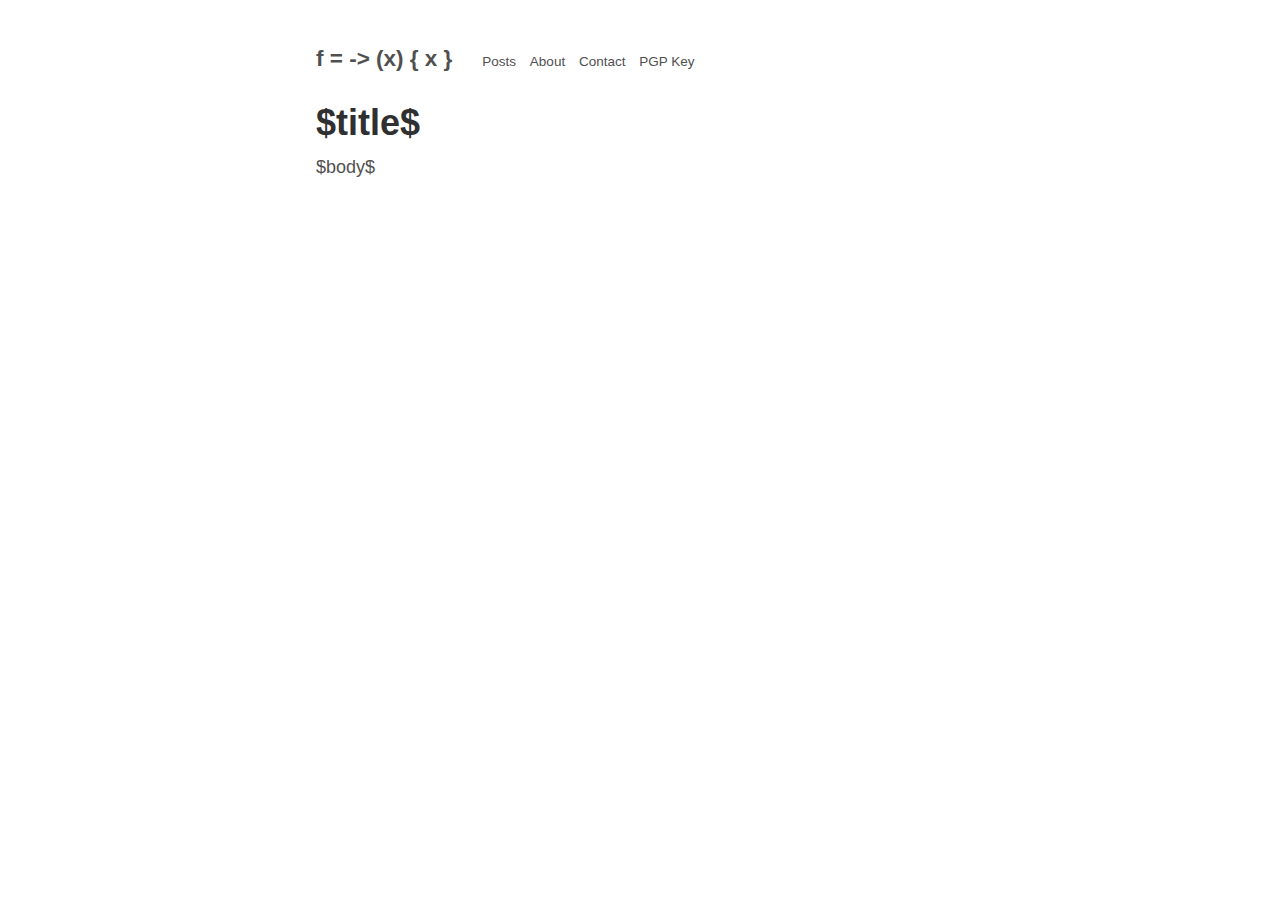
<file: templates/default.html>
<?xml version="1.0" encoding="UTF-8"?>
<!DOCTYPE html PUBLIC "-//W3C//DTD XHTML 1.0 Strict//EN"
"http://www.w3.org/TR/xhtml1/DTD/xhtml1-strict.dtd">
<html xmlns="http://www.w3.org/1999/xhtml" xml:lang="en" lang="en">
    <head>
        <meta http-equiv="Content-Type" content="text/html; charset=UTF-8" />
        <meta name="viewport" content="width=device-width, initial-scale=1">
        <title>$title$ &middot Tim Habermaas</title>
        <link rel="stylesheet" type="text/css" href="/css/site.css" />
        <link rel="stylesheet" type="text/css" href="/css/syntax.css" />
    </head>
    <body>
      <div class="container content">
        <header class="masthead masthead-title">
          <h3>
            <a href="/">f = -> (x) { x }</a>
          </h3>
          &nbsp;&nbsp;&nbsp;&nbsp;
          <small>
            <a href="/">Posts</a>
          </small>
          &nbsp;
          <small>
            <a href="/about.html">About</a>
          </small>
          &nbsp;
          <small>
            <a href="/contact.html">Contact</a>
          </small>
          &nbsp;
          <small>
            <a href="/pgp.html">PGP Key</a>
          </small>
        </header>
        <main>
          <div class="posts">
            <article class="post">
              <h1 class="post-title">
                $title$
              </h1>

              $body$
            </article>
          </div>
        </main>
      </div>
    </body>
</html>
</file>
<file: css/site.css>
@import url("poole.css");@media (min-width:38rem){html{font-size:18px}}.masthead-title h3{display:inline-block}
</file>
<file: css/syntax.css>
table.sourceCode, tr.sourceCode, td.lineNumbers, td.sourceCode, table.sourceCode pre{margin:0;padding:0;border:0;vertical-align:baseline;border:none}td.lineNumbers{border-right:1px solid #AAAAAA;text-align:right;color:#AAAAAA;padding-right:5px;padding-left:5px}td.sourceCode{padding-left:5px}.sourceCode span.kw{color:#007020;font-weight:bold}.sourceCode span.dt{color:#902000}.sourceCode span.dv{color:#40a070}.sourceCode span.bn{color:#40a070}.sourceCode span.fl{color:#40a070}.sourceCode span.ch{color:#4070a0}.sourceCode span.st{color:#4070a0}.sourceCode span.co{color:#60a0b0;font-style:italic}.sourceCode span.ot{color:#007020}.sourceCode span.al{color:red;font-weight:bold}.sourceCode span.fu{color:#06287e}.sourceCode span.re{}.sourceCode span.er{color:red;font-weight:bold}
</file>
